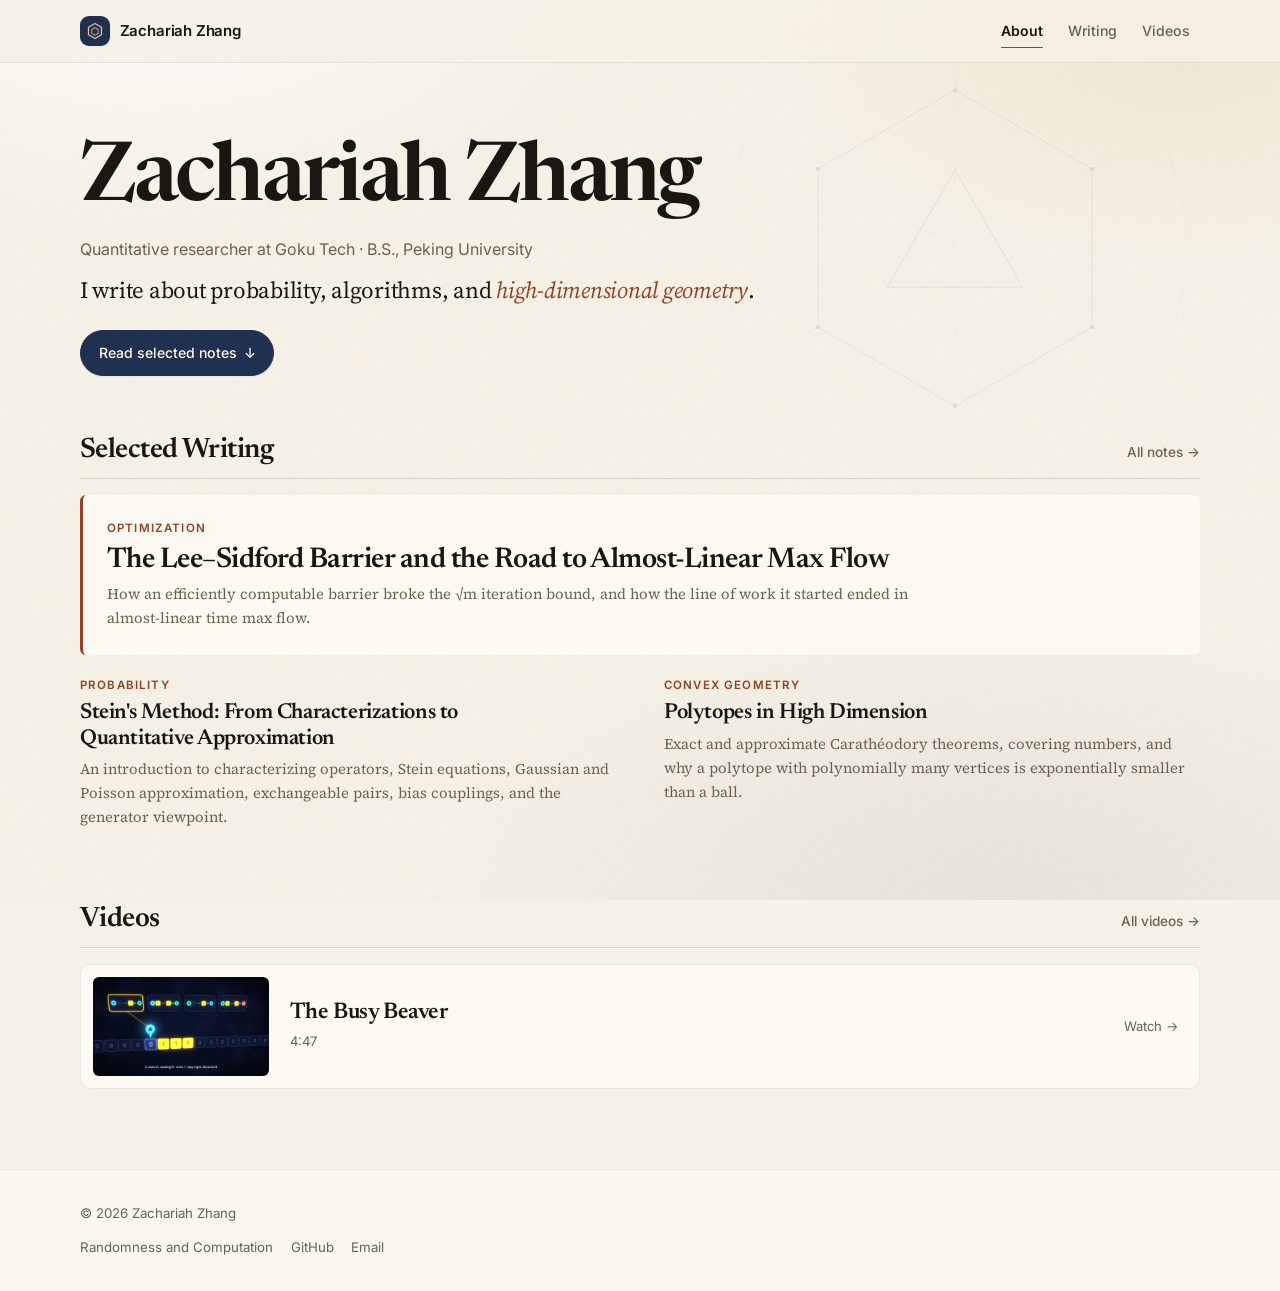
<file: index.html>
<!DOCTYPE html>
<html lang="en">
<head>
  <meta charset="UTF-8" />
  <meta name="viewport" content="width=device-width, initial-scale=1.0" />
  <title>Zachariah Zhang — Probability, Algorithms & High Dimension</title>
  <meta name="description" content="Zachariah Zhang — quantitative researcher interested in high-dimensional phenomena in algorithms, probability, machine learning, and convex geometry. Author of the notes blog Randomness and Computation." />
  <meta name="author" content="Zachariah Zhang" />
  <meta name="color-scheme" content="light" />
  <meta name="theme-color" content="#F6F1E6" />
  <link rel="canonical" href="https://zachariah-dovis.github.io/" />

  <meta property="og:type" content="website" />
  <meta property="og:site_name" content="Zachariah Zhang" />
  <meta property="og:title" content="Zachariah Zhang — Probability, Algorithms &amp; High Dimension" />
  <meta property="og:description" content="Zachariah Zhang — quantitative researcher interested in high-dimensional phenomena in algorithms, probability, machine learning, and convex geometry. Author of the notes blog Randomness and Computation." />
  <meta property="og:url" content="https://zachariah-dovis.github.io/" />
  <meta name="twitter:card" content="summary" />

  <link rel="icon" href="data:image/svg+xml,%3Csvg%20xmlns%3D%22http%3A%2F%2Fwww.w3.org%2F2000%2Fsvg%22%20viewBox%3D%220%200%2064%2064%22%3E%0A%20%20%3Crect%20width%3D%2264%22%20height%3D%2264%22%20rx%3D%2214%22%20fill%3D%22%2320304F%22%2F%3E%0A%20%20%3Cg%20fill%3D%22none%22%20stroke%3D%22%23E9C08A%22%20stroke-width%3D%222.4%22%20stroke-linejoin%3D%22round%22%3E%0A%20%20%20%20%3Cpolygon%20points%3D%2232%2C9%2051%2C20%2051%2C43%2032%2C55%2013%2C43%2013%2C20%22%2F%3E%0A%20%20%20%20%3Cpolygon%20points%3D%2232%2C20%2043%2C26.5%2043%2C39.5%2032%2C46%2021%2C39.5%2021%2C26.5%22%20opacity%3D%22.62%22%2F%3E%0A%20%20%3C%2Fg%3E%0A%20%20%3Ccircle%20cx%3D%2232%22%20cy%3D%2233%22%20r%3D%223.2%22%20fill%3D%22%23FFF8EC%22%2F%3E%0A%3C%2Fsvg%3E" />
  <link rel="apple-touch-icon" href="data:image/svg+xml,%3Csvg%20xmlns%3D%22http%3A%2F%2Fwww.w3.org%2F2000%2Fsvg%22%20viewBox%3D%220%200%2064%2064%22%3E%0A%20%20%3Crect%20width%3D%2264%22%20height%3D%2264%22%20rx%3D%2214%22%20fill%3D%22%2320304F%22%2F%3E%0A%20%20%3Cg%20fill%3D%22none%22%20stroke%3D%22%23E9C08A%22%20stroke-width%3D%222.4%22%20stroke-linejoin%3D%22round%22%3E%0A%20%20%20%20%3Cpolygon%20points%3D%2232%2C9%2051%2C20%2051%2C43%2032%2C55%2013%2C43%2013%2C20%22%2F%3E%0A%20%20%20%20%3Cpolygon%20points%3D%2232%2C20%2043%2C26.5%2043%2C39.5%2032%2C46%2021%2C39.5%2021%2C26.5%22%20opacity%3D%22.62%22%2F%3E%0A%20%20%3C%2Fg%3E%0A%20%20%3Ccircle%20cx%3D%2232%22%20cy%3D%2233%22%20r%3D%223.2%22%20fill%3D%22%23FFF8EC%22%2F%3E%0A%3C%2Fsvg%3E" />

  <link rel="preconnect" href="https://fonts.googleapis.com" />
  <link rel="preconnect" href="https://fonts.gstatic.com" crossorigin />
  <link href="https://fonts.googleapis.com/css2?family=Inter:wght@400;500;600;700&family=Newsreader:ital,opsz,wght@0,6..72,400;0,6..72,600;0,6..72,700;1,6..72,400&family=Source+Serif+4:ital,opsz,wght@0,8..60,400;0,8..60,600;0,8..60,700;1,8..60,400&display=swap" rel="stylesheet" />
  <link rel="stylesheet" href="styles.css" />
  <script type="application/ld+json">
{
  "@context": "https://schema.org",
  "@type": "Person",
  "name": "Zachariah Zhang",
  "url": "https://zachariah-dovis.github.io/",
  "email": "mailto:zachariah.dovis@gmail.com",
  "sameAs": [
    "https://github.com/Zachariah-dovis"
  ],
  "description": "Quantitative researcher working on high-dimensional phenomena in algorithms, probability, machine learning, and convex geometry.",
  "alumniOf": {
    "@type": "CollegeOrUniversity",
    "name": "Peking University"
  }
}
  </script>
</head>
<body class="page">
  <a class="skip-link" href="#main">Skip to content</a>
  <div class="grain" aria-hidden="true"></div>

  <header class="site-header">
    <div class="site-header__inner">
      <a class="brand" href="index.html" aria-label="Zachariah Zhang — home">
        <span class="brand__mark" aria-hidden="true">
          <svg viewBox="0 0 24 24" width="20" height="20" fill="none" stroke="currentColor" stroke-width="1.5" stroke-linejoin="round">
            <polygon points="12,3 19.8,7.5 19.8,16.5 12,21 4.2,16.5 4.2,7.5" />
            <polygon points="12,8 16,10.3 16,14.8 12,17 8,14.8 8,10.3" opacity=".6" />
          </svg>
        </span>
        <span class="brand__text">Zachariah Zhang</span>
      </a>
      <nav class="nav" aria-label="Primary">
        <a href="#about" aria-current="page">About</a>
        <a href="blog.html">Writing</a>
        <a href="videos.html">Videos</a>
      </nav>
    </div>
  </header>

  <main id="main">
    <section class="hero" id="about" aria-labelledby="hero-title">
      <div class="hero__art" aria-hidden="true"><svg class="polytope polytope--hero" viewBox="0 0 800 800" width="800" height="800" aria-hidden="true" focusable="false">
    <g fill="none" stroke="currentColor" stroke-width="1.1" stroke-linejoin="round">
      <polygon points="400.0,70.0 565.0,114.2 685.8,235.0 730.0,400.0 685.8,565.0 565.0,685.8 400.0,730.0 235.0,685.8 114.2,565.0 70.0,400.0 114.2,235.0 235.0,114.2" opacity=".5"/>
      <polygon points="400.0,182.0 588.8,291.0 588.8,509.0 400.0,618.0 211.2,509.0 211.2,291.0" opacity=".8"/>
      <polygon points="400.0,292.0 493.5,454.0 306.5,454.0" opacity=".95"/>
      <g opacity=".28"><line x1="400" y1="400" x2="400.0" y2="70.0"/><line x1="400" y1="400" x2="685.8" y2="235.0"/><line x1="400" y1="400" x2="685.8" y2="565.0"/><line x1="400" y1="400" x2="400.0" y2="730.0"/><line x1="400" y1="400" x2="114.2" y2="565.0"/><line x1="400" y1="400" x2="114.2" y2="235.0"/></g>
      <circle cx="400" cy="400" r="330" opacity=".18" stroke-dasharray="3 9"/>
    </g>
    <g fill="currentColor">
      <circle cx="400.0" cy="182.0" r="3.2"/><circle cx="588.8" cy="291.0" r="3.2"/><circle cx="588.8" cy="509.0" r="3.2"/><circle cx="400.0" cy="618.0" r="3.2"/><circle cx="211.2" cy="509.0" r="3.2"/><circle cx="211.2" cy="291.0" r="3.2"/>
    </g>
  </svg></div>
      <div class="hero__inner">
        <h1 class="hero__title" id="hero-title">Zachariah Zhang</h1>
        <p class="hero__role">Quantitative researcher at Goku Tech <span>B.S., Peking University</span></p>
        <p class="hero__lede">I write about probability, algorithms, and <em>high-dimensional geometry</em>.</p>

        <div class="hero__actions">
          <a class="btn btn--primary" href="#selected-writing">
            Read selected notes <span aria-hidden="true">↓</span>
          </a>
        </div>
      </div>
    </section>

    <section class="home-section" id="selected-writing" aria-labelledby="selected-title">
      <div class="home-section__head">
        <h2 class="section-title" id="selected-title">Selected Writing</h2>
        <a class="section-more" href="blog.html">All notes <span aria-hidden="true">→</span></a>
      </div>
      <ul class="selected-notes">
        <li>
          <a href="posts/lee-sidford-barrier-and-almost-linear-max-flow.html">
            <p class="selected-notes__tag">Optimization</p>
            <h3>The Lee–Sidford Barrier and the Road to Almost-Linear Max Flow</h3>
            <p class="selected-notes__blurb">How an efficiently computable barrier broke the √m iteration bound, and how the line of work it started ended in almost-linear time max flow.</p>
          </a>
        </li>
        <li>
          <a href="posts/steins-method-from-characterizations-to-quantitative-approximation.html">
            <p class="selected-notes__tag">Probability</p>
            <h3>Stein's Method: From Characterizations to Quantitative Approximation</h3>
            <p class="selected-notes__blurb">An introduction to characterizing operators, Stein equations, Gaussian and Poisson approximation, exchangeable pairs, bias couplings, and the generator viewpoint.</p>
          </a>
        </li>
        <li>
          <a href="posts/polytopes-in-high-dimension.html">
            <p class="selected-notes__tag">Convex Geometry</p>
            <h3>Polytopes in High Dimension</h3>
            <p class="selected-notes__blurb">Exact and approximate Carathéodory theorems, covering numbers, and why a polytope with polynomially many vertices is exponentially smaller than a ball.</p>
          </a>
        </li>
      </ul>
    </section>

    <section class="home-section" id="videos" aria-labelledby="videos-title">
      <div class="home-section__head">
        <h2 class="section-title" id="videos-title">Videos</h2>
        <a class="section-more" href="videos.html">All videos <span aria-hidden="true">→</span></a>
      </div>
      <ul class="video-list">
        <li>
          <a class="video-preview" href="videos.html#busy-beaver">
            <img src="assets/videos/busy-beaver-poster.jpg" width="1920" height="1080" alt="" loading="lazy" />
            <div>
              <h3><span class="sr-only">Watch </span>The Busy Beaver</h3>
              <p class="video-preview__duration">4:47</p>
            </div>
            <span class="video-preview__go" aria-hidden="true">Watch →</span>
          </a>
        </li>
      </ul>
    </section>
  </main>

  <footer class="site-footer">
    <div class="site-footer__inner">
      <p class="site-footer__name">© <span id="year"></span> Zachariah Zhang</p>
      <nav class="site-footer__nav" aria-label="Footer">
        <a href="blog.html">Randomness and Computation</a>
        <a href="https://github.com/Zachariah-dovis" target="_blank" rel="noopener">GitHub</a>
        <a href="mailto:zachariah.dovis@gmail.com">Email</a>
      </nav>
    </div>
  </footer>

  <script src="script.js" defer></script>
</body>
</html>
</file>
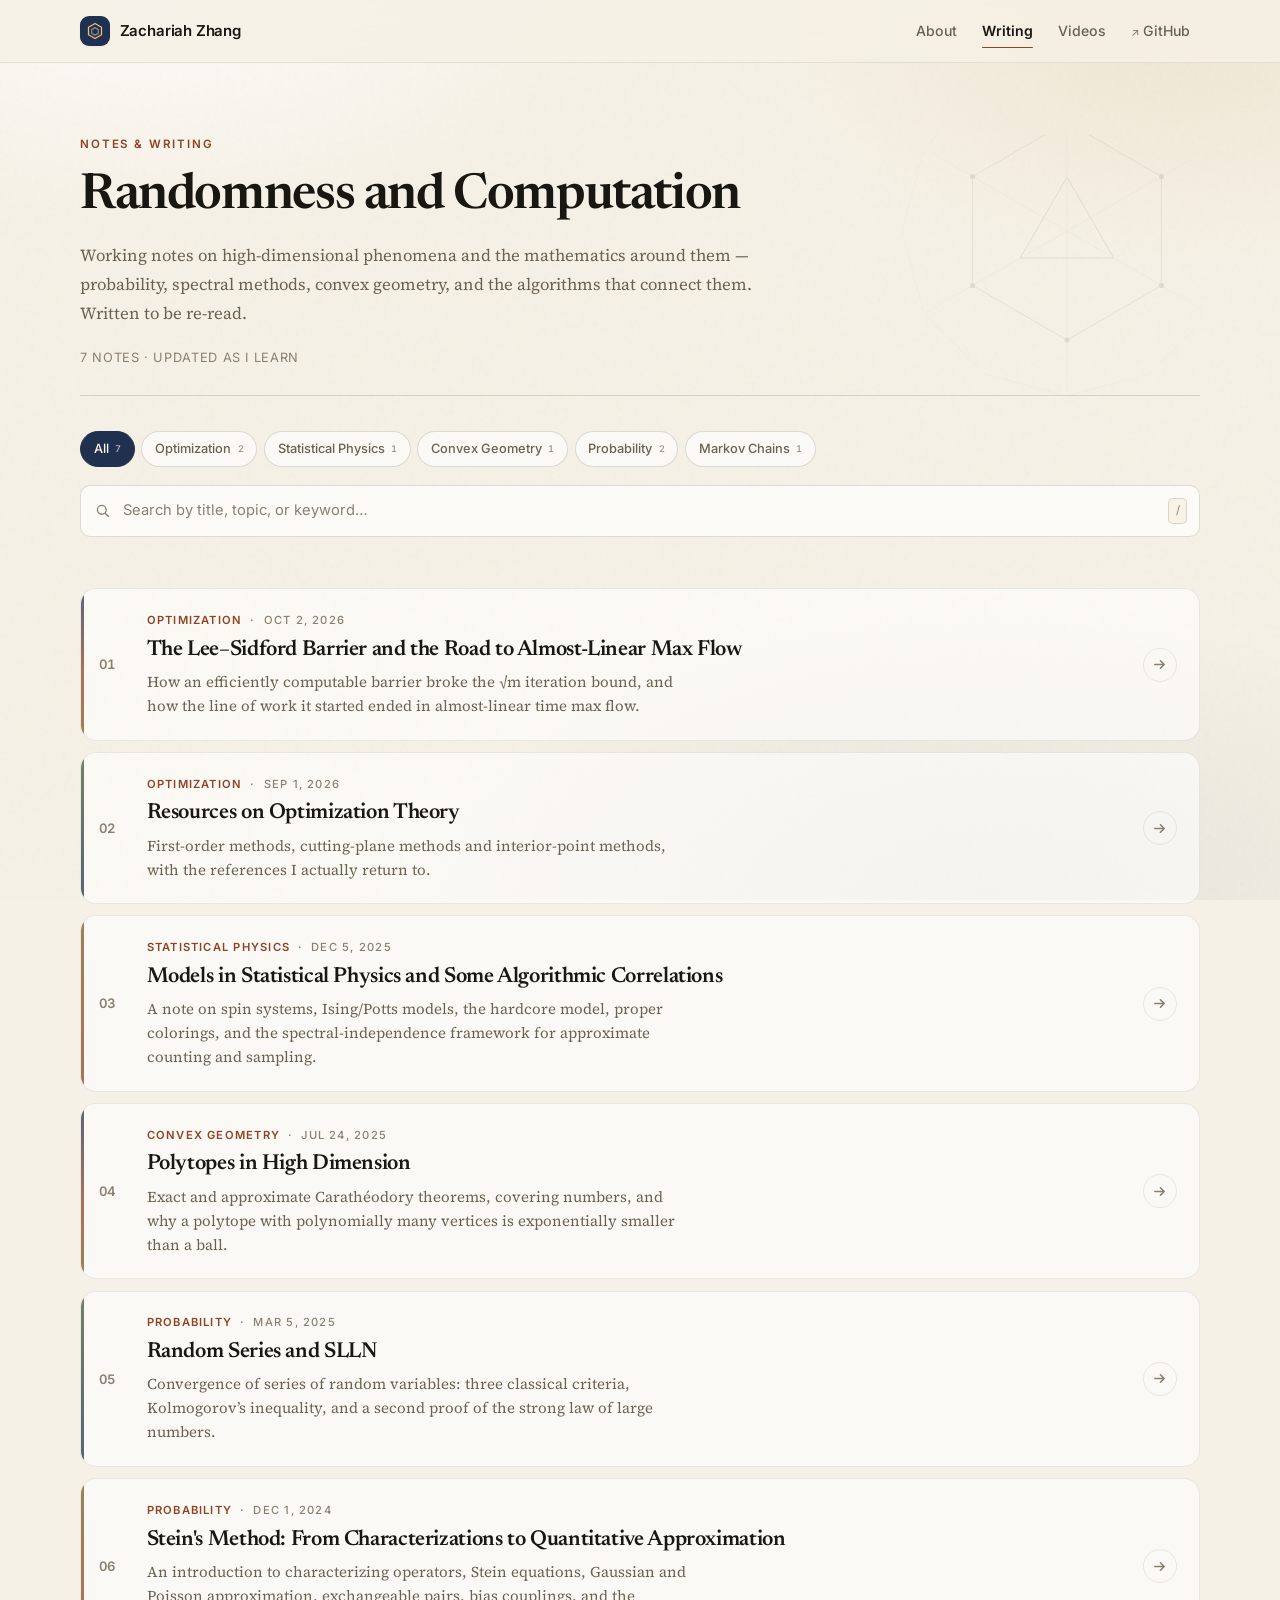
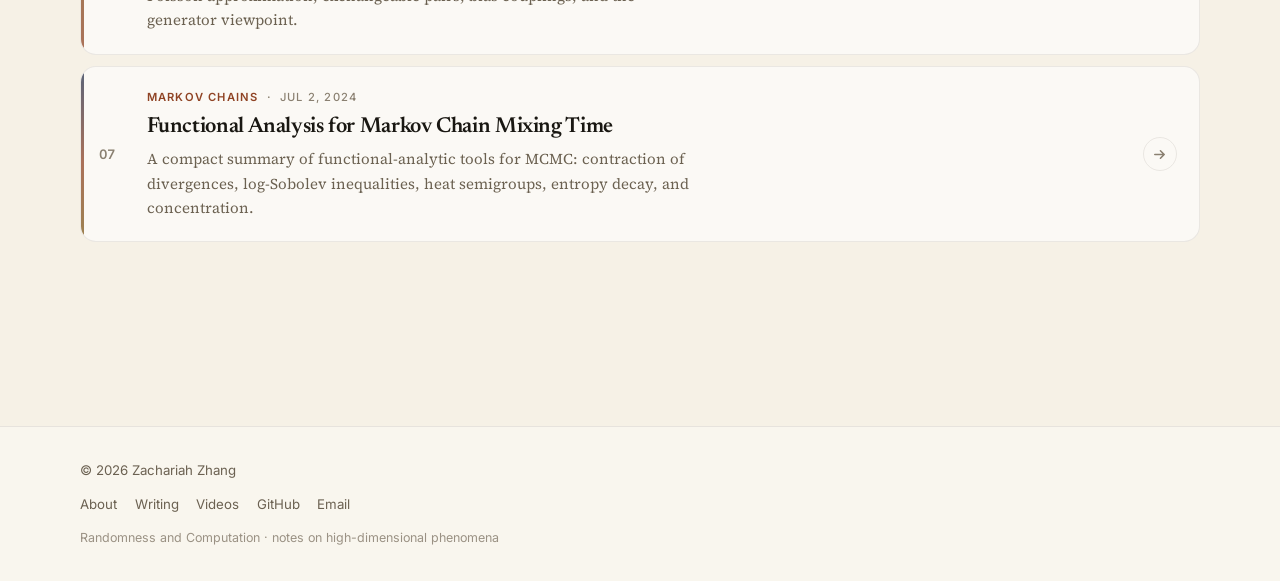
<file: blog.html>
<!DOCTYPE html>
<html lang="en">
<head>
  <meta charset="UTF-8" />
  <meta name="viewport" content="width=device-width, initial-scale=1.0" />
  <title>Writing · Randomness and Computation · Zachariah Zhang</title>
  <meta name="description" content="Notes on high-dimensional phenomena, probability theory, Markov chains, statistical physics, convex geometry, and optimization. 7 articles and counting." />
  <meta name="author" content="Zachariah Zhang" />
  <meta name="color-scheme" content="light" />
  <meta name="theme-color" content="#F6F1E6" />
  <link rel="canonical" href="https://zachariah-dovis.github.io/blog.html" />

  <meta property="og:type" content="website" />
  <meta property="og:site_name" content="Zachariah Zhang" />
  <meta property="og:title" content="Writing · Randomness and Computation · Zachariah Zhang" />
  <meta property="og:description" content="Notes on high-dimensional phenomena, probability theory, Markov chains, statistical physics, convex geometry, and optimization. 7 articles and counting." />
  <meta property="og:url" content="https://zachariah-dovis.github.io/blog.html" />
  <meta name="twitter:card" content="summary" />

  <link rel="icon" href="data:image/svg+xml,%3Csvg%20xmlns%3D%22http%3A%2F%2Fwww.w3.org%2F2000%2Fsvg%22%20viewBox%3D%220%200%2064%2064%22%3E%0A%20%20%3Crect%20width%3D%2264%22%20height%3D%2264%22%20rx%3D%2214%22%20fill%3D%22%2320304F%22%2F%3E%0A%20%20%3Cg%20fill%3D%22none%22%20stroke%3D%22%23E9C08A%22%20stroke-width%3D%222.4%22%20stroke-linejoin%3D%22round%22%3E%0A%20%20%20%20%3Cpolygon%20points%3D%2232%2C9%2051%2C20%2051%2C43%2032%2C55%2013%2C43%2013%2C20%22%2F%3E%0A%20%20%20%20%3Cpolygon%20points%3D%2232%2C20%2043%2C26.5%2043%2C39.5%2032%2C46%2021%2C39.5%2021%2C26.5%22%20opacity%3D%22.62%22%2F%3E%0A%20%20%3C%2Fg%3E%0A%20%20%3Ccircle%20cx%3D%2232%22%20cy%3D%2233%22%20r%3D%223.2%22%20fill%3D%22%23FFF8EC%22%2F%3E%0A%3C%2Fsvg%3E" />
  <link rel="apple-touch-icon" href="data:image/svg+xml,%3Csvg%20xmlns%3D%22http%3A%2F%2Fwww.w3.org%2F2000%2Fsvg%22%20viewBox%3D%220%200%2064%2064%22%3E%0A%20%20%3Crect%20width%3D%2264%22%20height%3D%2264%22%20rx%3D%2214%22%20fill%3D%22%2320304F%22%2F%3E%0A%20%20%3Cg%20fill%3D%22none%22%20stroke%3D%22%23E9C08A%22%20stroke-width%3D%222.4%22%20stroke-linejoin%3D%22round%22%3E%0A%20%20%20%20%3Cpolygon%20points%3D%2232%2C9%2051%2C20%2051%2C43%2032%2C55%2013%2C43%2013%2C20%22%2F%3E%0A%20%20%20%20%3Cpolygon%20points%3D%2232%2C20%2043%2C26.5%2043%2C39.5%2032%2C46%2021%2C39.5%2021%2C26.5%22%20opacity%3D%22.62%22%2F%3E%0A%20%20%3C%2Fg%3E%0A%20%20%3Ccircle%20cx%3D%2232%22%20cy%3D%2233%22%20r%3D%223.2%22%20fill%3D%22%23FFF8EC%22%2F%3E%0A%3C%2Fsvg%3E" />

  <link rel="preconnect" href="https://fonts.googleapis.com" />
  <link rel="preconnect" href="https://fonts.gstatic.com" crossorigin />
  <link href="https://fonts.googleapis.com/css2?family=Inter:wght@400;500;600;700&family=Newsreader:ital,opsz,wght@0,6..72,400;0,6..72,600;0,6..72,700;1,6..72,400&family=Source+Serif+4:ital,opsz,wght@0,8..60,400;0,8..60,600;0,8..60,700;1,8..60,400&display=swap" rel="stylesheet" />
  <link rel="stylesheet" href="styles.css" />
  <script type="application/ld+json">
{
  "@context": "https://schema.org",
  "@type": "Blog",
  "name": "Randomness and Computation",
  "url": "https://zachariah-dovis.github.io/blog.html",
  "author": {
    "@type": "Person",
    "name": "Zachariah Zhang"
  },
  "blogPost": [
    {
      "@type": "BlogPosting",
      "headline": "The Lee–Sidford Barrier and the Road to Almost-Linear Max Flow",
      "url": "https://zachariah-dovis.github.io/posts/lee-sidford-barrier-and-almost-linear-max-flow.html",
      "keywords": "Optimization",
      "datePublished": "2026-10-02"
    },
    {
      "@type": "BlogPosting",
      "headline": "Resources on Optimization Theory",
      "url": "https://zachariah-dovis.github.io/posts/resources-on-optimization-theory.html",
      "keywords": "Optimization",
      "datePublished": "2026-09-01"
    },
    {
      "@type": "BlogPosting",
      "headline": "Models in Statistical Physics and Some Algorithmic Correlations",
      "url": "https://zachariah-dovis.github.io/posts/models-in-statistical-physics-and-some-algorithmic-correlations.html",
      "keywords": "Statistical Physics",
      "datePublished": "2025-12-05"
    },
    {
      "@type": "BlogPosting",
      "headline": "Polytopes in High Dimension",
      "url": "https://zachariah-dovis.github.io/posts/polytopes-in-high-dimension.html",
      "keywords": "Convex Geometry",
      "datePublished": "2025-07-24"
    },
    {
      "@type": "BlogPosting",
      "headline": "Random Series and SLLN",
      "url": "https://zachariah-dovis.github.io/posts/random-series-and-slln.html",
      "keywords": "Probability",
      "datePublished": "2025-03-05"
    },
    {
      "@type": "BlogPosting",
      "headline": "Stein's Method: From Characterizations to Quantitative Approximation",
      "url": "https://zachariah-dovis.github.io/posts/steins-method-from-characterizations-to-quantitative-approximation.html",
      "keywords": "Probability",
      "datePublished": "2024-12-01"
    },
    {
      "@type": "BlogPosting",
      "headline": "Functional Analysis for Markov Chain Mixing Time",
      "url": "https://zachariah-dovis.github.io/posts/functional-analysis-for-markov-chain-mixing-time.html",
      "keywords": "Markov Chains",
      "datePublished": "2024-07-02"
    }
  ]
}
  </script>
</head>
<body class="page">
  <a class="skip-link" href="#main">Skip to content</a>
  <div class="grain" aria-hidden="true"></div>

  <header class="site-header">
    <div class="site-header__inner">
      <a class="brand" href="index.html" aria-label="Zachariah Zhang — home">
        <span class="brand__mark" aria-hidden="true">
          <svg viewBox="0 0 24 24" width="20" height="20" fill="none" stroke="currentColor" stroke-width="1.5" stroke-linejoin="round">
            <polygon points="12,3 19.8,7.5 19.8,16.5 12,21 4.2,16.5 4.2,7.5" />
            <polygon points="12,8 16,10.3 16,14.8 12,17 8,14.8 8,10.3" opacity=".6" />
          </svg>
        </span>
        <span class="brand__text">Zachariah Zhang</span>
      </a>
      <nav class="nav" aria-label="Primary">
        <a href="index.html#about">About</a>
        <a href="blog.html" aria-current="page">Writing</a>
        <a href="videos.html">Videos</a>
        <a class="nav__ext" href="https://github.com/Zachariah-dovis" target="_blank" rel="noopener">GitHub<span class="sr-only"> (opens in a new tab)</span></a>
      </nav>
    </div>
  </header>

  <main id="main" class="shell">
    <header class="page-head">
      <div class="page-head__art" aria-hidden="true"><svg class="polytope polytope--mark" viewBox="0 0 800 800" width="800" height="800" aria-hidden="true" focusable="false">
    <g fill="none" stroke="currentColor" stroke-width="1.7600000000000002" stroke-linejoin="round">
      <polygon points="400.0,70.0 565.0,114.2 685.8,235.0 730.0,400.0 685.8,565.0 565.0,685.8 400.0,730.0 235.0,685.8 114.2,565.0 70.0,400.0 114.2,235.0 235.0,114.2" opacity=".5"/>
      <polygon points="400.0,182.0 588.8,291.0 588.8,509.0 400.0,618.0 211.2,509.0 211.2,291.0" opacity=".8"/>
      <polygon points="400.0,292.0 493.5,454.0 306.5,454.0" opacity=".95"/>
      <g opacity=".28"><line x1="400" y1="400" x2="400.0" y2="70.0"/><line x1="400" y1="400" x2="685.8" y2="235.0"/><line x1="400" y1="400" x2="685.8" y2="565.0"/><line x1="400" y1="400" x2="400.0" y2="730.0"/><line x1="400" y1="400" x2="114.2" y2="565.0"/><line x1="400" y1="400" x2="114.2" y2="235.0"/></g>
      <circle cx="400" cy="400" r="330" opacity=".18" stroke-dasharray="3 9"/>
    </g>
    <g fill="currentColor">
      <circle cx="400.0" cy="182.0" r="5.120000000000001"/><circle cx="588.8" cy="291.0" r="5.120000000000001"/><circle cx="588.8" cy="509.0" r="5.120000000000001"/><circle cx="400.0" cy="618.0" r="5.120000000000001"/><circle cx="211.2" cy="509.0" r="5.120000000000001"/><circle cx="211.2" cy="291.0" r="5.120000000000001"/>
    </g>
  </svg></div>
      <p class="eyebrow">Notes &amp; Writing</p>
      <h1 class="page-title">Randomness and Computation</h1>
      <p class="page-lede">
        Working notes on high-dimensional phenomena and the mathematics around them — probability,
        spectral methods, convex geometry, and the algorithms that connect them. Written to be
        re-read.
      </p>
      <p class="page-meta">7 notes · updated as I learn</p>
    </header>

    <section class="post-index" aria-labelledby="index-title">
      <h2 class="sr-only" id="index-title">All notes</h2>

      <div class="filters" role="group" aria-label="Filter notes by topic">
        <button class="filter is-active" type="button" data-filter="all" aria-pressed="true">All<span class="filter__count">7</span></button>
        <button class="filter" type="button" data-filter="Optimization" aria-pressed="false">Optimization<span class="filter__count">2</span></button>
        <button class="filter" type="button" data-filter="Statistical Physics" aria-pressed="false">Statistical Physics<span class="filter__count">1</span></button>
        <button class="filter" type="button" data-filter="Convex Geometry" aria-pressed="false">Convex Geometry<span class="filter__count">1</span></button>
        <button class="filter" type="button" data-filter="Probability" aria-pressed="false">Probability<span class="filter__count">2</span></button>
        <button class="filter" type="button" data-filter="Markov Chains" aria-pressed="false">Markov Chains<span class="filter__count">1</span></button>
      </div>

      <label class="search" for="post-search">
        <span class="sr-only">Search notes</span>
        <svg class="search__icon" viewBox="0 0 20 20" width="16" height="16" aria-hidden="true" fill="none" stroke="currentColor" stroke-width="1.7" stroke-linecap="round"><circle cx="8.5" cy="8.5" r="5.5"/><path d="m13 13 4 4"/></svg>
        <input id="post-search" class="search__input" type="search" placeholder="Search by title, topic, or keyword…" autocomplete="off" />
        <kbd class="search__hint" aria-hidden="true">/</kbd>
      </label>

      <p class="results" role="status" aria-live="polite" data-results></p>

      <ol class="post-list" data-post-list>
        <li class="post-card" data-tag="Optimization" data-title="the lee–sidford barrier and the road to almost-linear max flow" data-blurb="how an efficiently computable barrier broke the √m iteration bound, and how the line of work it started ended in almost-linear time max flow.">
          <a class="post-card__link" href="posts/lee-sidford-barrier-and-almost-linear-max-flow.html">
            <span class="post-card__num" aria-hidden="true">01</span>
            <span class="post-card__main">
              <span class="post-card__meta">
                <span class="post-card__tag">Optimization</span>
                <span class="post-card__sep" aria-hidden="true">·</span><time class="post-card__date" datetime="2026-10-02">Oct 2, 2026</time>
              </span>
              <span class="post-card__title">The Lee–Sidford Barrier and the Road to Almost-Linear Max Flow</span>
              <span class="post-card__blurb">How an efficiently computable barrier broke the √m iteration bound, and how the line of work it started ended in almost-linear time max flow.</span>
            </span>
            <span class="post-card__go" aria-hidden="true">
              <svg viewBox="0 0 16 16" width="15" height="15" fill="none" stroke="currentColor" stroke-width="1.7" stroke-linecap="round" stroke-linejoin="round"><path d="M3 8h10M9 4l4 4-4 4"/></svg>
            </span>
          </a>
        </li>
        <li class="post-card" data-tag="Optimization" data-title="resources on optimization theory" data-blurb="first-order methods, cutting-plane methods and interior-point methods, with the references i actually return to.">
          <a class="post-card__link" href="posts/resources-on-optimization-theory.html">
            <span class="post-card__num" aria-hidden="true">02</span>
            <span class="post-card__main">
              <span class="post-card__meta">
                <span class="post-card__tag">Optimization</span>
                <span class="post-card__sep" aria-hidden="true">·</span><time class="post-card__date" datetime="2026-09-01">Sep 1, 2026</time>
              </span>
              <span class="post-card__title">Resources on Optimization Theory</span>
              <span class="post-card__blurb">First-order methods, cutting-plane methods and interior-point methods, with the references I actually return to.</span>
            </span>
            <span class="post-card__go" aria-hidden="true">
              <svg viewBox="0 0 16 16" width="15" height="15" fill="none" stroke="currentColor" stroke-width="1.7" stroke-linecap="round" stroke-linejoin="round"><path d="M3 8h10M9 4l4 4-4 4"/></svg>
            </span>
          </a>
        </li>
        <li class="post-card" data-tag="Statistical Physics" data-title="models in statistical physics and some algorithmic correlations" data-blurb="a note on spin systems, ising/potts models, the hardcore model, proper colorings, and the spectral-independence framework for approximate counting and sampling.">
          <a class="post-card__link" href="posts/models-in-statistical-physics-and-some-algorithmic-correlations.html">
            <span class="post-card__num" aria-hidden="true">03</span>
            <span class="post-card__main">
              <span class="post-card__meta">
                <span class="post-card__tag">Statistical Physics</span>
                <span class="post-card__sep" aria-hidden="true">·</span><time class="post-card__date" datetime="2025-12-05">Dec 5, 2025</time>
              </span>
              <span class="post-card__title">Models in Statistical Physics and Some Algorithmic Correlations</span>
              <span class="post-card__blurb">A note on spin systems, Ising/Potts models, the hardcore model, proper colorings, and the spectral-independence framework for approximate counting and sampling.</span>
            </span>
            <span class="post-card__go" aria-hidden="true">
              <svg viewBox="0 0 16 16" width="15" height="15" fill="none" stroke="currentColor" stroke-width="1.7" stroke-linecap="round" stroke-linejoin="round"><path d="M3 8h10M9 4l4 4-4 4"/></svg>
            </span>
          </a>
        </li>
        <li class="post-card" data-tag="Convex Geometry" data-title="polytopes in high dimension" data-blurb="exact and approximate carathéodory theorems, covering numbers, and why a polytope with polynomially many vertices is exponentially smaller than a ball.">
          <a class="post-card__link" href="posts/polytopes-in-high-dimension.html">
            <span class="post-card__num" aria-hidden="true">04</span>
            <span class="post-card__main">
              <span class="post-card__meta">
                <span class="post-card__tag">Convex Geometry</span>
                <span class="post-card__sep" aria-hidden="true">·</span><time class="post-card__date" datetime="2025-07-24">Jul 24, 2025</time>
              </span>
              <span class="post-card__title">Polytopes in High Dimension</span>
              <span class="post-card__blurb">Exact and approximate Carathéodory theorems, covering numbers, and why a polytope with polynomially many vertices is exponentially smaller than a ball.</span>
            </span>
            <span class="post-card__go" aria-hidden="true">
              <svg viewBox="0 0 16 16" width="15" height="15" fill="none" stroke="currentColor" stroke-width="1.7" stroke-linecap="round" stroke-linejoin="round"><path d="M3 8h10M9 4l4 4-4 4"/></svg>
            </span>
          </a>
        </li>
        <li class="post-card" data-tag="Probability" data-title="random series and slln" data-blurb="convergence of series of random variables: three classical criteria, kolmogorov’s inequality, and a second proof of the strong law of large numbers.">
          <a class="post-card__link" href="posts/random-series-and-slln.html">
            <span class="post-card__num" aria-hidden="true">05</span>
            <span class="post-card__main">
              <span class="post-card__meta">
                <span class="post-card__tag">Probability</span>
                <span class="post-card__sep" aria-hidden="true">·</span><time class="post-card__date" datetime="2025-03-05">Mar 5, 2025</time>
              </span>
              <span class="post-card__title">Random Series and SLLN</span>
              <span class="post-card__blurb">Convergence of series of random variables: three classical criteria, Kolmogorov’s inequality, and a second proof of the strong law of large numbers.</span>
            </span>
            <span class="post-card__go" aria-hidden="true">
              <svg viewBox="0 0 16 16" width="15" height="15" fill="none" stroke="currentColor" stroke-width="1.7" stroke-linecap="round" stroke-linejoin="round"><path d="M3 8h10M9 4l4 4-4 4"/></svg>
            </span>
          </a>
        </li>
        <li class="post-card" data-tag="Probability" data-title="stein's method: from characterizations to quantitative approximation" data-blurb="an introduction to characterizing operators, stein equations, gaussian and poisson approximation, exchangeable pairs, bias couplings, and the generator viewpoint.">
          <a class="post-card__link" href="posts/steins-method-from-characterizations-to-quantitative-approximation.html">
            <span class="post-card__num" aria-hidden="true">06</span>
            <span class="post-card__main">
              <span class="post-card__meta">
                <span class="post-card__tag">Probability</span>
                <span class="post-card__sep" aria-hidden="true">·</span><time class="post-card__date" datetime="2024-12-01">Dec 1, 2024</time>
              </span>
              <span class="post-card__title">Stein's Method: From Characterizations to Quantitative Approximation</span>
              <span class="post-card__blurb">An introduction to characterizing operators, Stein equations, Gaussian and Poisson approximation, exchangeable pairs, bias couplings, and the generator viewpoint.</span>
            </span>
            <span class="post-card__go" aria-hidden="true">
              <svg viewBox="0 0 16 16" width="15" height="15" fill="none" stroke="currentColor" stroke-width="1.7" stroke-linecap="round" stroke-linejoin="round"><path d="M3 8h10M9 4l4 4-4 4"/></svg>
            </span>
          </a>
        </li>
        <li class="post-card" data-tag="Markov Chains" data-title="functional analysis for markov chain mixing time" data-blurb="a compact summary of functional-analytic tools for mcmc: contraction of divergences, log-sobolev inequalities, heat semigroups, entropy decay, and concentration.">
          <a class="post-card__link" href="posts/functional-analysis-for-markov-chain-mixing-time.html">
            <span class="post-card__num" aria-hidden="true">07</span>
            <span class="post-card__main">
              <span class="post-card__meta">
                <span class="post-card__tag">Markov Chains</span>
                <span class="post-card__sep" aria-hidden="true">·</span><time class="post-card__date" datetime="2024-07-02">Jul 2, 2024</time>
              </span>
              <span class="post-card__title">Functional Analysis for Markov Chain Mixing Time</span>
              <span class="post-card__blurb">A compact summary of functional-analytic tools for MCMC: contraction of divergences, log-Sobolev inequalities, heat semigroups, entropy decay, and concentration.</span>
            </span>
            <span class="post-card__go" aria-hidden="true">
              <svg viewBox="0 0 16 16" width="15" height="15" fill="none" stroke="currentColor" stroke-width="1.7" stroke-linecap="round" stroke-linejoin="round"><path d="M3 8h10M9 4l4 4-4 4"/></svg>
            </span>
          </a>
        </li>
      </ol>

      <p class="post-list__empty" data-empty hidden>No notes match that search.</p>
    </section>
  </main>

  <footer class="site-footer">
    <div class="site-footer__inner">
      <p class="site-footer__name">© <span id="year"></span> Zachariah Zhang</p>
      <nav class="site-footer__nav" aria-label="Footer">
        <a href="index.html">About</a>
        <a href="blog.html">Writing</a>
        <a href="videos.html">Videos</a>
        <a href="https://github.com/Zachariah-dovis" target="_blank" rel="noopener">GitHub</a>
        <a href="mailto:zachariah.dovis@gmail.com">Email</a>
      </nav>
      <p class="site-footer__note">Randomness and Computation · notes on high-dimensional phenomena</p>
    </div>
  </footer>

  <script src="script.js" defer></script>
</body>
</html>
</file>
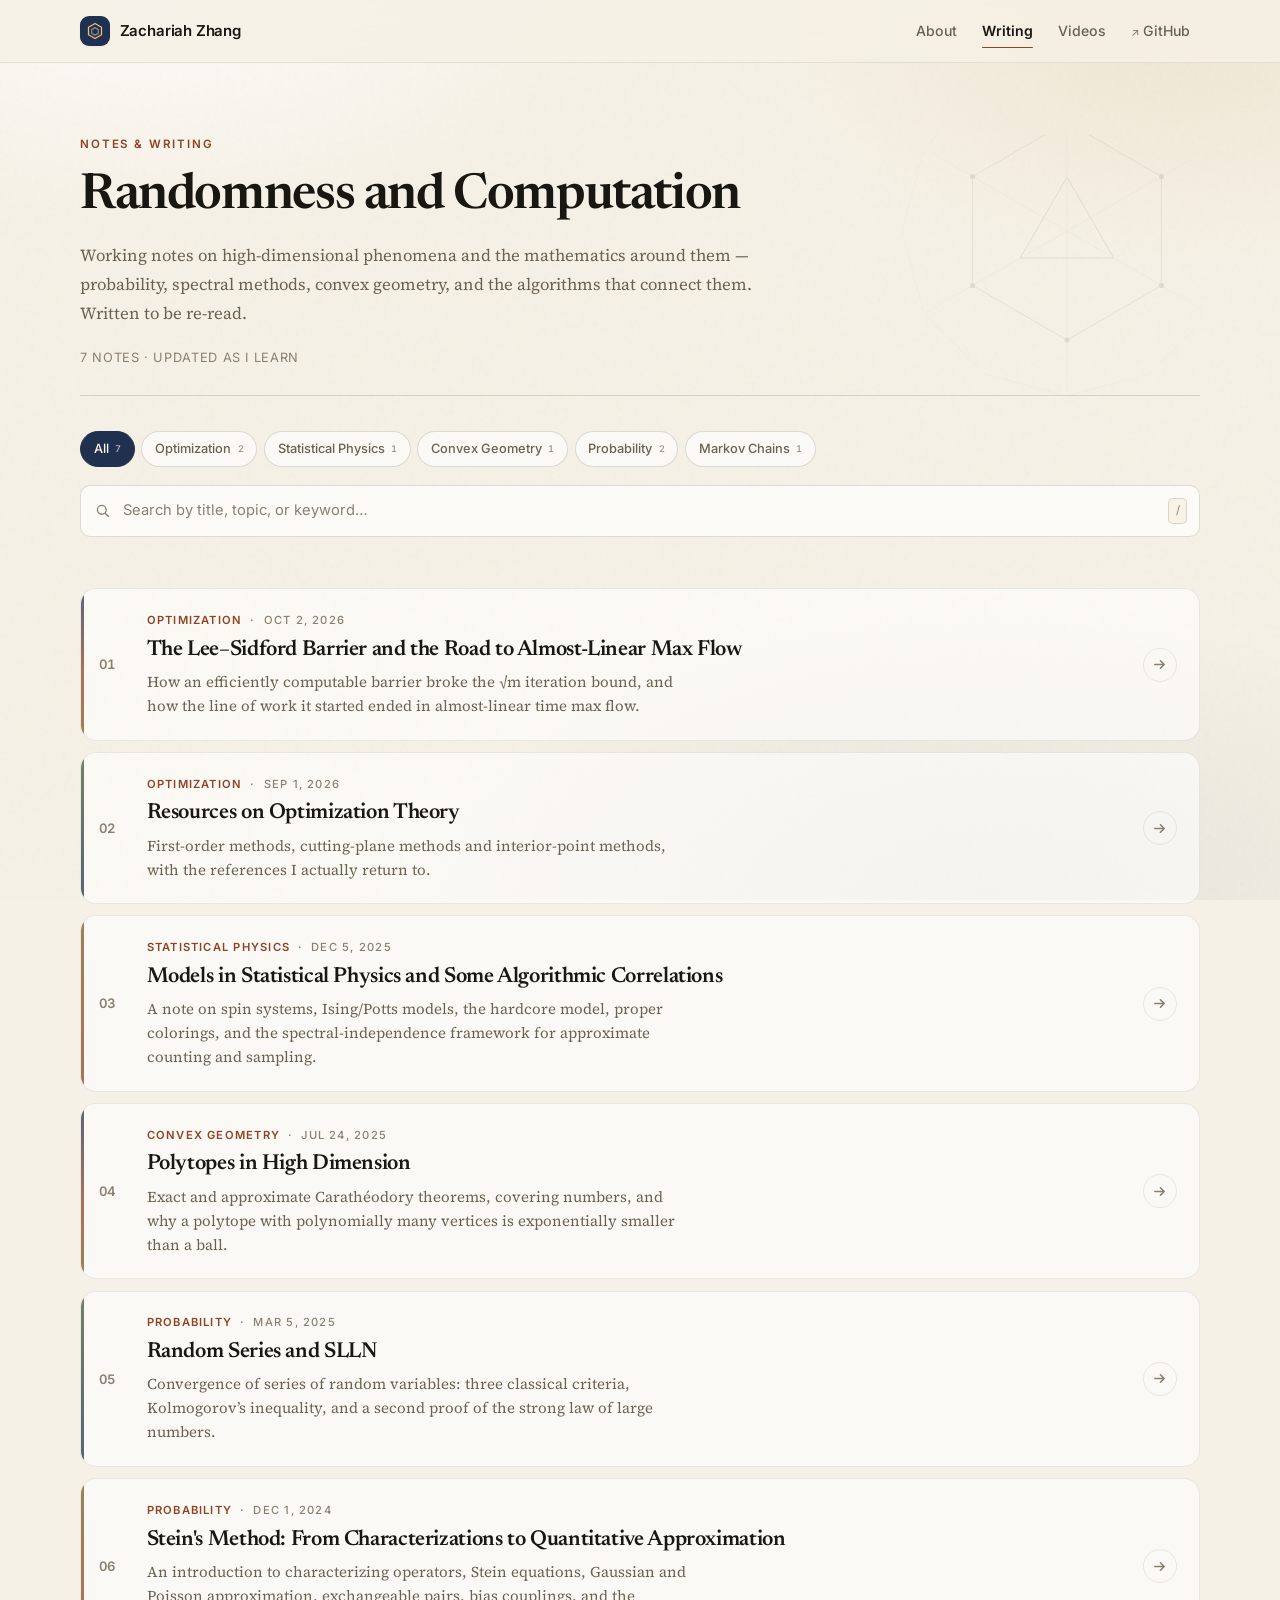
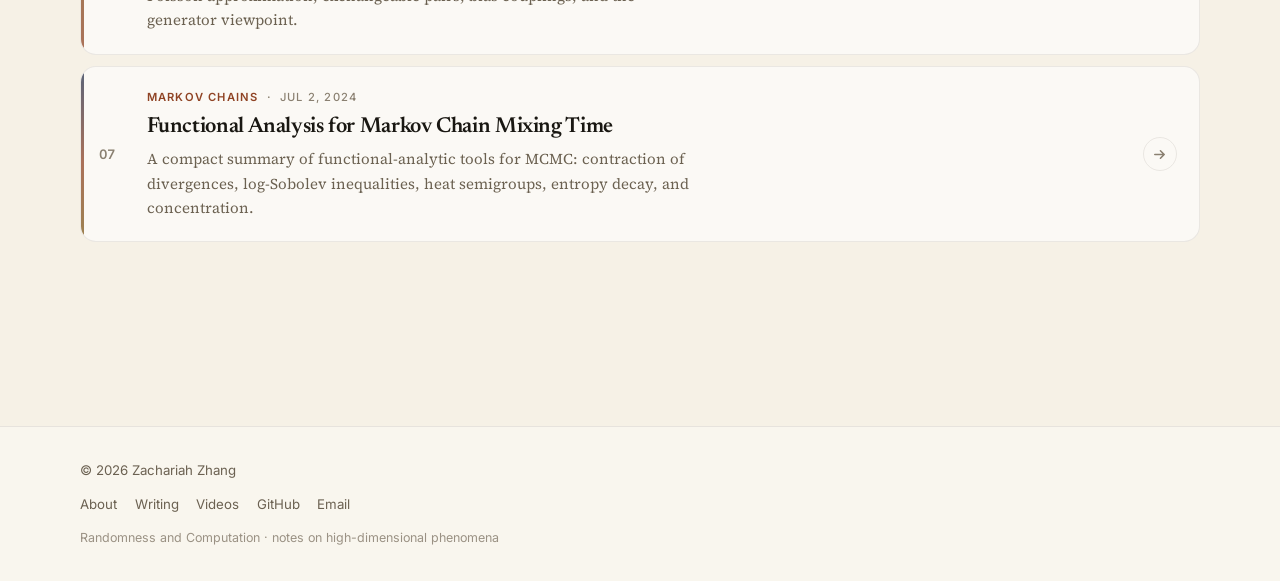
<file: posts/randomness-and-computation.html>
<!DOCTYPE html>
<html lang="en">
<head>
  <meta charset="UTF-8" />
  <meta name="viewport" content="width=device-width, initial-scale=1.0" />
  <title>Randomness and Computation · Zachariah Zhang</title>
  <meta name="description" content="The notes archive has moved to the Writing index." />
  <meta name="robots" content="noindex, follow" />
  <link rel="canonical" href="https://zachariah-dovis.github.io/blog.html" />
  <meta http-equiv="refresh" content="0; url=../blog.html" />
  <link rel="stylesheet" href="../styles.css" />
  <style>
    .redirect { display: grid; place-items: center; min-height: 100vh; text-align: center; padding: 2rem; }
    .redirect__inner { max-width: 34rem; }
    .redirect h1 { font-size: clamp(1.5rem, 1.1rem + 2vw, 2.2rem); margin-top: 0.2rem; }
    .redirect p { color: var(--muted); margin-top: 0.9rem; }
  </style>
</head>
<body class="page">
  <div class="grain" aria-hidden="true"></div>
  <main class="redirect">
    <div class="redirect__inner">
      <p class="eyebrow">Moved</p>
      <h1>Randomness and Computation</h1>
      <p>
        This archive index has been folded into the Writing page.
        <a href="../blog.html">Continue to all notes →</a>
      </p>
    </div>
  </main>
  <script src="../script.js" defer></script>
</body>
</html>
</file>
<file: styles.css>
/* ==========================================================================
   Zachariah Zhang — Randomness and Computation
   A scholarly, high-dimensional-geometry visual system.

   Layer order:
     01 tokens      02 reset       03 typography   04 layout
     05 header      06 hero (home) 07 buttons      08 blog index
     09 article     10 theorem boxes               11 archive / TOC
     12 footer      13 utilities   14 motion       15 responsive    16 print
   ========================================================================== */

/* == 01 tokens ============================================================ */
:root {
  /* Paper */
  --paper:        #F6F1E6;
  --paper-2:      #FBF7EE;
  --surface:      #FFFDF8;
  --surface-2:    #F9F3E7;
  --surface-sunk: #F1E9D9;

  /* Ink */
  --ink:          #191712;
  --ink-2:        #3C362C;
  --muted:        #6B6151;
  --muted-2:      #8A8071;

  /* Accents (theorem colour-coding) */
  --indigo:       #20304F;
  --indigo-2:     #2A3D66;
  --indigo-soft:  rgba(32, 48, 79, 0.08);
  --copper:       #8F4324;
  --copper-soft:  rgba(143, 67, 36, 0.09);
  --gold:         #7C5A18;
  --gold-soft:    rgba(185, 141, 46, 0.14);
  --moss:         #46592F;
  --moss-soft:    rgba(70, 89, 47, 0.09);

  /* Lines & shadow */
  --line:         rgba(25, 23, 18, 0.14);
  --line-soft:    rgba(25, 23, 18, 0.08);
  --line-strong:  rgba(25, 23, 18, 0.26);
  --shadow-sm:    0 1px 2px rgba(41, 32, 20, 0.05);
  --shadow-md:    0 8px 24px -12px rgba(41, 32, 20, 0.22);
  --shadow-lg:    0 24px 60px -32px rgba(41, 32, 20, 0.32);

  /* Type */
  --font-ui:      Inter, system-ui, -apple-system, "Segoe UI", sans-serif;
  --font-display: Newsreader, "Source Serif 4", Georgia, serif;
  --font-serif:   "Source Serif 4", Georgia, "Times New Roman", serif;
  --font-mono:    ui-monospace, SFMono-Regular, "SF Mono", Menlo, Consolas, monospace;

  /* Rhythm */
  --radius-sm:    6px;
  --radius:       10px;
  --radius-lg:    16px;
  --shell:        1120px;
  --measure:      66ch;
  --gutter:       clamp(1.15rem, 4vw, 2.5rem);
  --ease:         cubic-bezier(0.2, 0.7, 0.3, 1);
}

/* == 02 reset ============================================================= */
*, *::before, *::after { box-sizing: border-box; }

html {
  scroll-behavior: smooth;
  scroll-padding-top: 96px;
  -webkit-text-size-adjust: 100%;
}

body.page {
  margin: 0;
  min-height: 100vh;
  display: flex;
  flex-direction: column;
  font-family: var(--font-serif);
  font-size: clamp(1rem, 0.96rem + 0.2vw, 1.0625rem);
  line-height: 1.72;
  color: var(--ink-2);
  background-color: var(--paper);
  background-image:
    radial-gradient(ellipse 60% 50% at 12% -5%, rgba(255, 255, 255, 0.9), transparent 60%),
    radial-gradient(ellipse 50% 40% at 92% 4%, rgba(185, 141, 46, 0.10), transparent 62%),
    radial-gradient(ellipse 70% 50% at 78% 100%, rgba(32, 48, 79, 0.07), transparent 65%);
  background-attachment: fixed;
  text-rendering: optimizeLegibility;
  -webkit-font-smoothing: antialiased;
}

img, svg, video { max-width: 100%; }
img { height: auto; }
button, input { font: inherit; color: inherit; }

:focus-visible {
  outline: 2px solid var(--indigo-2);
  outline-offset: 3px;
  border-radius: 3px;
}

/* Fine paper grain — kept very light so it reads as texture, not as dirt. */
.grain {
  position: fixed;
  inset: 0;
  z-index: 0;
  pointer-events: none;
  opacity: 0.4;
  mix-blend-mode: multiply;
  background-image: url("data:image/svg+xml,%3Csvg xmlns='http://www.w3.org/2000/svg' viewBox='0 0 200 200'%3E%3Cfilter id='n'%3E%3CfeTurbulence type='fractalNoise' baseFrequency='.85' numOctaves='3' stitchTiles='stitch'/%3E%3C/filter%3E%3Crect width='200' height='200' filter='url(%23n)' opacity='.09'/%3E%3C/svg%3E");
}

/* Everything real sits above the grain. */
.site-header, main, .site-footer { position: relative; z-index: 1; }

.skip-link {
  position: absolute;
  left: 50%;
  top: 0;
  translate: -50% -120%;
  z-index: 100;
  padding: 0.6rem 1rem;
  background: var(--indigo);
  color: #FFF8EC;
  border-radius: 0 0 var(--radius) var(--radius);
  font-family: var(--font-ui);
  font-size: 0.85rem;
  text-decoration: none;
  transition: translate 160ms var(--ease);
}
.skip-link:focus { translate: -50% 0; }

/* == 03 typography ======================================================== */
h1, h2, h3, h4, h5 {
  margin: 0;
  font-family: var(--font-display);
  font-weight: 600;
  line-height: 1.16;
  letter-spacing: -0.018em;
  color: var(--ink);
  text-wrap: balance;
}

p { margin: 0 0 1.1em; }
p:last-child { margin-bottom: 0; }

a { color: var(--indigo-2); text-underline-offset: 0.18em; text-decoration-thickness: 0.06em; }
a:hover { color: var(--copper); }

strong, b { font-weight: 700; color: var(--ink); }
em { font-style: italic; }
small { font-size: 0.88rem; }
hr { border: 0; border-top: 1px solid var(--line); margin: 2.5rem 0; }

.eyebrow {
  margin: 0 0 0.85rem;
  font-family: var(--font-ui);
  font-size: 0.72rem;
  font-weight: 600;
  letter-spacing: 0.16em;
  text-transform: uppercase;
  color: var(--copper);
}

.section-title {
  font-size: clamp(1.35rem, 1.1rem + 1vw, 1.75rem);
  letter-spacing: -0.02em;
}

.sr-only {
  position: absolute;
  width: 1px; height: 1px;
  padding: 0; margin: -1px;
  overflow: hidden;
  clip-path: inset(50%);
  white-space: nowrap;
  border: 0;
}

/* == 04 layout ============================================================ */
main { flex: 1 0 auto; }

.shell {
  width: min(var(--shell), 100% - 2 * var(--gutter));
  margin-inline: auto;
  padding-block: clamp(2.5rem, 6vw, 4.5rem);
}

/*
 * Sections that sit directly inside <main> (rather than inside .shell) must
 * repeat the centred shell width explicitly, otherwise a block-level child
 * stretches edge-to-edge and breaks the alignment with the masthead.
 */
.home-section,
.hero {
  width: min(var(--shell), 100% - 2 * var(--gutter));
  margin-inline: auto;
}

.home-section { margin-top: clamp(2.5rem, 5vw, 3.75rem); }
.hero + .home-section { margin-top: 0; }

.home-section__head {
  display: flex;
  align-items: baseline;
  justify-content: space-between;
  gap: 1rem;
  padding-bottom: 0.7rem;
  margin-bottom: 1rem;
  border-bottom: 1px solid var(--line);
}

.section-more {
  font-family: var(--font-ui);
  font-size: 0.85rem;
  font-weight: 500;
  text-decoration: none;
  color: var(--muted);
  white-space: nowrap;
}
.section-more:hover { color: var(--copper); }

/* == 05 header ============================================================ */
.site-header {
  position: sticky;
  top: 0;
  z-index: 20;
  background: color-mix(in srgb, var(--paper) 82%, transparent);
  backdrop-filter: saturate(140%) blur(14px);
  -webkit-backdrop-filter: saturate(140%) blur(14px);
  border-bottom: 1px solid var(--line-soft);
}

.site-header__inner {
  width: min(var(--shell), 100% - 2 * var(--gutter));
  margin-inline: auto;
  display: flex;
  align-items: center;
  justify-content: space-between;
  gap: 1.5rem;
  min-height: 62px;
}

.brand {
  display: inline-flex;
  align-items: center;
  gap: 0.6rem;
  font-family: var(--font-ui);
  font-weight: 600;
  font-size: 0.94rem;
  letter-spacing: -0.012em;
  color: var(--ink);
  text-decoration: none;
}
.brand__mark {
  display: grid;
  place-items: center;
  width: 30px; height: 30px;
  border-radius: 9px;
  background: var(--indigo);
  color: #E9C08A;
  box-shadow: var(--shadow-sm);
}
.brand:hover .brand__mark { background: var(--copper); color: #FFF3E2; }

.nav {
  display: flex;
  align-items: center;
  gap: 0.25rem;
  font-family: var(--font-ui);
  font-size: 0.88rem;
}
.nav a {
  position: relative;
  padding: 0.45rem 0.65rem;
  border-radius: var(--radius-sm);
  color: var(--muted);
  text-decoration: none;
  font-weight: 500;
  transition: color 140ms var(--ease), background 140ms var(--ease);
}
.nav a:hover { color: var(--ink); background: rgba(255, 255, 255, 0.7); }
.nav a[aria-current="page"] { color: var(--ink); font-weight: 600; }
.nav a[aria-current="page"]::after {
  content: "";
  position: absolute;
  left: 0.65rem; right: 0.65rem;
  bottom: 0.12rem;
  height: 1.5px;
  background: var(--copper);
  border-radius: 2px;
}
.nav__ext::before {
  content: "↗";
  font-size: 0.78em;
  margin-right: 0.28em;
  color: var(--muted-2);
}

/* == 06 hero (home) ======================================================= */
.hero {
  position: relative;
  padding-block: clamp(2.75rem, 6vw, 5.25rem) clamp(2.4rem, 4.5vw, 3.75rem);
  overflow: hidden;
}

.hero__art {
  position: absolute;
  top: 50%;
  right: -4%;
  translate: 0 -50%;
  width: min(580px, 60vw);
  color: var(--indigo);
  opacity: 0.1;
  pointer-events: none;
  -webkit-mask-image: radial-gradient(circle at 50% 50%, #000 42%, transparent 72%);
  mask-image: radial-gradient(circle at 50% 50%, #000 42%, transparent 72%);
  animation: art-spin 180s linear infinite;
}
.polytope { display: block; width: 100%; height: auto; overflow: visible; }

.hero__inner { position: relative; max-width: 46rem; }

.hero__title {
  font-size: clamp(2.6rem, 1.6rem + 5.2vw, 5.1rem);
  font-weight: 600;
  letter-spacing: -0.032em;
  line-height: 1.02;
}

.hero__role {
  margin: 0.85rem 0 0;
  font-family: var(--font-ui);
  font-size: clamp(0.88rem, 0.83rem + 0.3vw, 1rem);
  line-height: 1.6;
  color: var(--muted);
}
.hero__role span { white-space: nowrap; }
.hero__role span::before { content: "· "; }

.hero__lede {
  margin: 0.7rem 0 0;
  font-size: clamp(1.12rem, 1rem + 0.55vw, 1.45rem);
  line-height: 1.5;
  color: var(--ink);
  letter-spacing: -0.011em;
}
.hero__lede em {
  font-style: italic;
  color: var(--copper);
}

/* == 07 buttons =========================================================== */
.hero__actions { margin-top: 1.4rem; }

.btn {
  display: inline-flex;
  align-items: center;
  gap: 0.45rem;
  padding: 0.62rem 1.1rem;
  border: 1px solid var(--line);
  border-radius: 999px;
  background: var(--surface);
  font-family: var(--font-ui);
  font-size: 0.88rem;
  font-weight: 500;
  color: var(--ink);
  text-decoration: none;
  box-shadow: var(--shadow-sm);
  transition: transform 150ms var(--ease), background 150ms var(--ease),
              border-color 150ms var(--ease), color 150ms var(--ease);
}
.btn:hover {
  transform: translateY(-1px);
  border-color: var(--copper);
  color: var(--copper);
}
.btn--primary {
  background: var(--indigo);
  border-color: var(--indigo);
  color: #FFF8EC;
}
.btn--primary:hover { background: var(--copper); border-color: var(--copper); color: #FFF3E2; }

/* Selected Writing (home) */
.selected-notes {
  display: grid;
  grid-template-columns: repeat(2, minmax(0, 1fr));
  gap: 0.5rem clamp(1.5rem, 4vw, 3rem);
  margin: 0;
  padding: 0;
  list-style: none;
}
.selected-notes > li:first-child {
  grid-column: 1 / -1;
  border-inline-start: 3px solid var(--copper);
  border-radius: var(--radius-sm);
  background: rgba(255, 253, 248, 0.72);
}
.selected-notes a {
  display: block;
  padding-block: 0.85rem;
  text-decoration: none;
  color: inherit;
}
.selected-notes > li:first-child a { padding: clamp(1rem, 2.5vw, 1.5rem); }
.selected-notes__tag {
  margin: 0 0 0.33rem;
  font-family: var(--font-ui);
  font-size: 0.72rem;
  font-weight: 600;
  letter-spacing: 0.1em;
  text-transform: uppercase;
  color: var(--copper);
}
.selected-notes h3 {
  font-size: clamp(1.12rem, 1rem + 0.45vw, 1.36rem);
  text-wrap: pretty;
}
.selected-notes > li:first-child h3 { font-size: clamp(1.35rem, 1.1rem + 0.85vw, 1.85rem); }
.selected-notes a:hover h3 { color: var(--copper); text-decoration: underline; }
.selected-notes .selected-notes__blurb {
  margin: 0.4rem 0 0;
  font-size: 0.93rem;
  line-height: 1.6;
  color: var(--muted);
  max-width: 52rem;
}

/* == 08 blog index ======================================================== */
.page-head {
  position: relative;
  padding-bottom: 1.6rem;
  margin-bottom: 2.2rem;
  border-bottom: 1px solid var(--line);
  overflow: hidden;
}

.page-head__art {
  position: absolute;
  top: -40%;
  right: -6%;
  width: min(400px, 46vw);
  color: var(--indigo);
  opacity: 0.11;
  pointer-events: none;
  -webkit-mask-image: radial-gradient(circle at 50% 50%, #000 38%, transparent 70%);
  mask-image: radial-gradient(circle at 50% 50%, #000 38%, transparent 70%);
  animation: art-spin 220s linear infinite reverse;
}

.page-title {
  font-size: clamp(2rem, 1.4rem + 2.6vw, 3.1rem);
  letter-spacing: -0.028em;
}

.page-lede {
  margin-top: 1rem;
  max-width: 44rem;
  color: var(--muted);
  font-size: 1.05rem;
}

.page-meta {
  margin: 1rem 0 0;
  font-family: var(--font-ui);
  font-size: 0.8rem;
  letter-spacing: 0.05em;
  text-transform: uppercase;
  color: var(--muted-2);
}

.post-index { padding-bottom: 2rem; }

/* Topic filters */
.filters { display: flex; flex-wrap: wrap; gap: 0.4rem; margin-bottom: 1.1rem; }

.filter {
  display: inline-flex;
  align-items: center;
  gap: 0.4rem;
  padding: 0.38rem 0.8rem;
  border: 1px solid var(--line);
  border-radius: 999px;
  background: rgba(255, 255, 255, 0.6);
  font-family: var(--font-ui);
  font-size: 0.8rem;
  font-weight: 500;
  color: var(--muted);
  cursor: pointer;
  transition: all 140ms var(--ease);
}
.filter:hover { border-color: var(--muted-2); color: var(--ink); }
.filter.is-active {
  background: var(--indigo);
  border-color: var(--indigo);
  color: #FFF8EC;
}
.filter__count {
  font-size: 0.72em;
  opacity: 0.7;
  font-variant-numeric: tabular-nums;
}

/* Search */
.search {
  position: relative;
  display: flex;
  align-items: center;
  margin-bottom: 1.2rem;
}
.search__icon {
  position: absolute;
  left: 0.95rem;
  color: var(--muted-2);
  pointer-events: none;
}
.search__input {
  width: 100%;
  padding: 0.8rem 3rem 0.8rem 2.6rem;
  border: 1px solid var(--line);
  border-radius: var(--radius);
  background: rgba(255, 255, 255, 0.72);
  font-family: var(--font-ui);
  font-size: 0.92rem;
  color: var(--ink);
  outline: none;
  transition: border-color 150ms var(--ease), box-shadow 150ms var(--ease), background 150ms var(--ease);
}
.search__input::placeholder { color: var(--muted-2); }
.search__input:focus {
  background: var(--surface);
  border-color: var(--indigo-2);
  box-shadow: 0 0 0 4px var(--indigo-soft);
}
.search__input::-webkit-search-cancel-button { cursor: pointer; }
.search__hint {
  position: absolute;
  right: 0.8rem;
  padding: 0.12rem 0.4rem;
  border: 1px solid var(--line);
  border-radius: 5px;
  background: var(--surface-2);
  font-family: var(--font-ui);
  font-size: 0.72rem;
  color: var(--muted-2);
}
.search:focus-within .search__hint { opacity: 0; }

.results {
  margin: 0 0 1rem;
  min-height: 1.2em;
  font-family: var(--font-ui);
  font-size: 0.82rem;
  color: var(--muted-2);
}

/* Post cards */
.post-list { margin: 0; padding: 0; list-style: none; display: grid; gap: 0.7rem; }

.post-card { transition: opacity 200ms var(--ease); }
.post-card[hidden] { display: none; }

.post-card__link {
  position: relative;
  display: grid;
  grid-template-columns: 3rem 1fr auto;
  align-items: start;
  gap: 1.1rem;
  padding: 1.35rem 1.4rem 1.35rem 0;
  border: 1px solid var(--line-soft);
  border-radius: var(--radius-lg);
  background: rgba(255, 255, 255, 0.58);
  text-decoration: none;
  color: inherit;
  overflow: hidden;
  transition: border-color 180ms var(--ease), background 180ms var(--ease),
              box-shadow 180ms var(--ease), transform 180ms var(--ease);
}
/* The woven colour rail. */
.post-card__link::before {
  content: "";
  position: absolute;
  inset: 0 auto 0 0;
  width: 3px;
  background: linear-gradient(180deg, var(--indigo), var(--copper) 55%, var(--gold));
  opacity: 0.75;
  transition: width 200ms var(--ease);
}
.post-card:nth-child(3n+2) .post-card__link::before {
  background: linear-gradient(180deg, var(--moss), var(--indigo));
}
.post-card:nth-child(3n+3) .post-card__link::before {
  background: linear-gradient(180deg, var(--gold), var(--copper));
}

.post-card__link:hover {
  border-color: var(--line-strong);
  background: var(--surface);
  box-shadow: var(--shadow-md);
  transform: translateY(-2px);
}
.post-card__link:hover::before { width: 5px; }

.post-card__num {
  align-self: center;
  padding-left: 1.1rem;
  font-family: var(--font-ui);
  font-size: 0.82rem;
  font-weight: 600;
  font-variant-numeric: tabular-nums;
  letter-spacing: 0.04em;
  color: var(--muted-2);
}
.post-card__link:hover .post-card__num { color: var(--copper); }

.post-card__main { display: flex; flex-direction: column; gap: 0.4rem; min-width: 0; }

.post-card__meta {
  display: flex;
  align-items: center;
  gap: 0.5rem;
  font-family: var(--font-ui);
  font-size: 0.7rem;
  font-weight: 600;
  letter-spacing: 0.11em;
  text-transform: uppercase;
  color: var(--copper);
}
.post-card__sep { color: var(--muted-2); }
.post-card__date { color: var(--muted-2); font-weight: 500; }

.post-card__title {
  font-family: var(--font-display);
  font-size: clamp(1.12rem, 1rem + 0.55vw, 1.36rem);
  font-weight: 600;
  line-height: 1.24;
  letter-spacing: -0.017em;
  color: var(--ink);
  text-wrap: balance;
}
.post-card__link:hover .post-card__title { color: var(--copper); }

.post-card__blurb {
  font-size: 0.94rem;
  line-height: 1.6;
  color: var(--muted);
  max-width: 68ch;
}

.post-card__go {
  align-self: center;
  display: grid;
  place-items: center;
  width: 34px; height: 34px;
  border: 1px solid var(--line-soft);
  border-radius: 50%;
  color: var(--muted-2);
  transition: all 180ms var(--ease);
}
.post-card__link:hover .post-card__go {
  background: var(--indigo);
  border-color: var(--indigo);
  color: #E9C08A;
  transform: translateX(3px);
}

.post-list__empty {
  padding: 2.5rem 1rem;
  text-align: center;
  color: var(--muted-2);
  border: 1px dashed var(--line);
  border-radius: var(--radius-lg);
  font-family: var(--font-ui);
  font-size: 0.9rem;
}

/* == 09 article =========================================================== */
.article-shell {
  display: grid;
  grid-template-columns: minmax(0, 1fr) 16.5rem;
  gap: 2.5rem;
  align-items: start;
  padding-bottom: 1rem;
}

.article-card {
  position: relative;
  min-width: 0;
  --bleed: clamp(0.5rem, 2vw, 2.2rem);
  padding: clamp(1.6rem, 1rem + 3.5vw, 3.6rem) clamp(1.25rem, 0.6rem + 3vw, 3.2rem)
           clamp(1.8rem, 1rem + 3vw, 3.4rem) clamp(1.7rem, 0.8rem + 4vw, 4.5rem);
  border: 1px solid var(--line-soft);
  border-radius: var(--radius-lg);
  background: var(--surface);
  box-shadow: var(--shadow-lg);
  overflow: hidden;
}

/* The warp rail, echoing a manuscript margin rule. */
.article-card::before {
  content: "";
  position: absolute;
  left: clamp(0.85rem, 0.4rem + 2vw, 2rem);
  top: 2.2rem;
  bottom: 2.2rem;
  width: 2px;
  border-radius: 2px;
  background: linear-gradient(180deg, var(--indigo), var(--copper) 52%, var(--gold));
  opacity: 0.65;
}

/* Reading-progress ribbon across the top of the card. */
.ribbon {
  position: absolute;
  inset: 0 0 auto 0;
  height: 2px;
  background: var(--line-soft);
}
.ribbon__fill {
  display: block;
  height: 100%;
  width: 0;
  background: linear-gradient(90deg, var(--indigo), var(--copper) 70%, var(--gold));
  transition: width 90ms linear;
}

.back-link {
  display: inline-flex;
  align-items: center;
  gap: 0.4rem;
  margin-bottom: 1.5rem;
  font-family: var(--font-ui);
  font-size: 0.82rem;
  font-weight: 500;
  color: var(--muted);
  text-decoration: none;
}
.back-link:hover { color: var(--copper); }
.back-link:hover svg { transform: translateX(-2px); }
.back-link svg { transition: transform 150ms var(--ease); }

.article-header {
  padding-bottom: 1.4rem;
  margin-bottom: 1.8rem;
  border-bottom: 1px solid var(--line-soft);
}

.article-title {
  font-size: clamp(1.6rem, 1.15rem + 2.2vw, 2.5rem);
  font-weight: 600;
  line-height: 1.1;
  letter-spacing: -0.028em;
}

.article-byline {
  display: flex;
  flex-wrap: wrap;
  align-items: center;
  gap: 0.55rem;
  margin: 1rem 0 0;
  font-family: var(--font-ui);
  font-size: 0.8rem;
  color: var(--muted-2);
}
.article-byline .dot {
  width: 3px; height: 3px;
  border-radius: 50%;
  background: currentColor;
  opacity: 0.55;
}

/* --- article prose --- */
.article-content {
  max-width: var(--measure);
  font-size: 1.03rem;
  line-height: 1.78;
  color: var(--ink-2);
}

.article-content p { margin: 0 0 1.25em; }
.article-content ul,
.article-content ol { margin: 0 0 1.3em; padding-left: 1.4rem; }
.article-content li { margin: 0.45em 0; }
.article-content li::marker { color: var(--copper); font-weight: 600; }

.article-lede {
  font-size: 1.1rem;
  line-height: 1.7;
  color: var(--muted);
}

.article-content h2,
.article-content h3,
.article-content h4 {
  position: relative;
  margin: 2.4em 0 0.7em;
  padding-bottom: 0.35rem;
  scroll-margin-top: 96px;
}
.article-content h2 {
  font-size: clamp(1.3rem, 1.15rem + 0.7vw, 1.55rem);
  border-bottom: 1px solid var(--line-soft);
}
.article-content h3 { font-size: 1.18rem; }
.article-content h4 {
  font-family: var(--font-ui);
  font-size: 0.82rem;
  font-weight: 600;
  letter-spacing: 0.1em;
  text-transform: uppercase;
  color: var(--muted);
}

/* Anchors appear on hover, keyboard, or touch. */
.heading__anchor {
  position: absolute;
  left: -1.15em;
  top: 0.1em;
  padding-right: 0.3em;
  font-family: var(--font-ui);
  font-size: 0.72em;
  font-weight: 500;
  color: var(--muted-2);
  text-decoration: none;
  opacity: 0;
  transition: opacity 140ms var(--ease);
}
.article-content h2:hover .heading__anchor,
.article-content h3:hover .heading__anchor,
.article-content h4:hover .heading__anchor,
.heading__anchor:focus-visible { opacity: 1; }
.heading__anchor:hover { color: var(--copper); }

.article-content a {
  color: var(--indigo-2);
  text-decoration-color: rgba(42, 61, 102, 0.32);
}
.article-content a:hover { color: var(--copper); text-decoration-color: currentColor; }

.article-content blockquote {
  margin: 1.6em 0;
  padding: 1rem 1.25rem;
  border-left: 3px solid var(--gold);
  border-radius: 0 var(--radius) var(--radius) 0;
  background: var(--gold-soft);
  font-style: italic;
  color: var(--ink-2);
}
.article-content blockquote p:last-child { margin-bottom: 0; }

.article-content code {
  padding: 0.14em 0.38em;
  border-radius: 5px;
  background: var(--indigo-soft);
  font-family: var(--font-mono);
  font-size: 0.87em;
  color: var(--indigo);
}
.article-content pre {
  margin: 1.5em 0;
  padding: 1.1rem 1.25rem;
  border: 1px solid var(--line);
  border-radius: var(--radius);
  background: var(--surface-sunk);
  overflow-x: auto;
  font-size: 0.88rem;
  line-height: 1.6;
}
.article-content pre code { padding: 0; background: none; color: inherit; }

/* --- figures & media --- */
.article-content figure {
  margin: 2rem 0;
  padding: 0;
}
.article-content img {
  display: block;
  margin-inline: auto;
  border: 1px solid var(--line);
  border-radius: var(--radius);
  background: #fff;
  box-shadow: var(--shadow-md);
}
.article-content figcaption {
  margin-top: 0.75rem;
  font-family: var(--font-ui);
  font-size: 0.82rem;
  line-height: 1.5;
  text-align: center;
  color: var(--muted-2);
}

/* --- tables --- */
.article-content table {
  width: 100%;
  margin: 1.6em 0;
  border-collapse: collapse;
  font-size: 0.93rem;
}
.article-content th,
.article-content td {
  padding: 0.62rem 0.8rem;
  border-bottom: 1px solid var(--line-soft);
  text-align: left;
  vertical-align: top;
}
.article-content th {
  border-bottom-color: var(--line-strong);
  font-family: var(--font-ui);
  font-size: 0.76rem;
  font-weight: 600;
  letter-spacing: 0.08em;
  text-transform: uppercase;
  color: var(--indigo);
}

/* --- math (MathJax v3 CHTML/SVG) --- */
.article-content .math.inline,
.article-content mjx-container:not([display="true"]) { color: var(--ink); }

/*
 * Notes exported from Notion wrap maths in <span class="math …">. MathJax
 * typesets in place and nests its own <mjx-container> *inside* that span, so the
 * decorated band must be painted once only — on the outer span. The :not(.math *)
 * guard prevents the inner container from drawing a duplicate nested band.
 *
 * Maths inside the authored content boxes keeps its band for consistency, but is
 * exempted from the sideways bleed further down (see the box rules).
 */
.article-content .math.display,
.article-content mjx-container[display="true"]:not(.math *) {
  margin: 1.3em 0 !important;
  padding: 0.9rem 1.1rem;
  border-top: 1px solid var(--line-soft);
  border-bottom: 1px solid var(--line-soft);
  background: linear-gradient(180deg, rgba(255, 255, 255, 0.6), var(--gold-soft));
  border-radius: var(--radius-sm);
  color: var(--ink);
}

/*
 * A <p> that wraps only a display equation should not add paragraph spacing —
 * the equation's own margins already provide the rhythm.
 */
.article-content p:has(> .math.display:only-child),
.article-content p:has(> mjx-container[display="true"]:only-child) { margin-bottom: 0; }

/*
 * A MathJax container nested inside a Notion `.math` wrapper is already framed by
 * that wrapper, so strip its own band spacing rather than doubling it.
 */
.article-content .math mjx-container[display="true"] { margin: 0 !important; }

/*
 * Numbered equations can be wider than the prose column. Rather than clipping
 * them, let a display-maths paragraph bleed into the card's padding.
 */
.article-content p:has(> .math.display),
.article-content p:has(> mjx-container[display="true"]) {
  max-width: calc(100% + 2 * var(--bleed));
  margin-inline: calc(-1 * var(--bleed));
}

/* == 10 theorem / definition / proof boxes ================================ */
/*
 * script.js tags qualifying paragraphs with `.statement` plus a type variant
 * (`--def`, `--thm`, `--proof`, `--remark`). CSS here is the only consumer, so
 * changing the design is a CSS-only edit.
 */
.article-content .statement {
  position: relative;
  margin: 1.6em 0;
  padding: 1rem 1.2rem 1rem 1.35rem;
  border: 1px solid var(--line-soft);
  border-left: 4px solid var(--indigo);
  border-radius: 0 var(--radius) var(--radius) 0;
  background: var(--indigo-soft);
}

.article-content .statement--def   { border-left-color: var(--copper); background: var(--copper-soft); }
.article-content .statement--proof { border-left-color: var(--moss);   background: var(--moss-soft); }
.article-content .statement--remark{ border-left-color: var(--gold);   background: var(--gold-soft); }

/* Labels inside a statement inherit the type colour. */
.article-content .statement > strong:first-child,
.article-content .statement > p > strong:first-child { color: var(--indigo); }
.article-content .statement--def > strong:first-child,
.article-content .statement--def > p > strong:first-child { color: var(--copper); }
.article-content .statement--proof > strong:first-child,
.article-content .statement--proof > p > strong:first-child { color: var(--moss); }
.article-content .statement--remark > strong:first-child,
.article-content .statement--remark > p > strong:first-child { color: var(--gold); }

/* Statements that carry a display formula are excluded in script.js, so a simple
   box is all that is needed here. */
.article-content .statement mjx-container[display="true"] { margin: 0.8em 0 !important; }

/* --------------------------------------------------------------------------
 * Authored content components.
 *
 * The statistical-physics and functional-analysis notes are written with a
 * richer vocabulary of hand-authored blocks. They are styled here (rather than
 * restructured) so the original prose keeps working untouched.
 * ------------------------------------------------------------------------ */

/* Shared shell for the two labelled note boxes. */
.article-content .model-box,
.article-content .frontier-box {
  margin: 1.7em 0;
  border: 1px solid var(--line-soft);
  border-radius: var(--radius);
  background: rgba(255, 255, 255, 0.55);
  overflow: hidden;
  box-shadow: var(--shadow-sm);
}
.article-content .model-box     { border-left: 4px solid var(--moss); }
.article-content .frontier-box  { border-left: 4px solid var(--gold); }

/* The coloured caption band. */
.article-content .box-label {
  margin: 0;
  padding: 0.42rem 1.15rem;
  font-family: var(--font-ui);
  font-size: 0.72rem;
  font-weight: 600;
  letter-spacing: 0.13em;
  text-transform: uppercase;
  line-height: 1.3;
  color: #FFF8EC;
}
.article-content .model-box .box-label    { background: var(--moss); }
.article-content .frontier-box .box-label { background: var(--gold); }

/* Every other child of a labelled box gets an inset gutter. */
.article-content .model-box > :not(.box-label),
.article-content .frontier-box > :not(.box-label) {
  margin-inline: 1.15rem;
}
.article-content .model-box > :not(.box-label):first-of-type,
.article-content .frontier-box > :not(.box-label):first-of-type { margin-top: 1rem; }
.article-content .model-box > :not(.box-label):last-child,
.article-content .frontier-box > :not(.box-label):last-child { margin-bottom: 1rem; }

/* Display maths inside a box keeps its band, but must not bleed sideways: the box
   owns its gutters, so the band simply fills the box's inner width. */
.article-content .model-box mjx-container[display="true"],
.article-content .frontier-box mjx-container[display="true"],
.article-content .model-box .math.display,
.article-content .frontier-box .math.display { margin-block: 0.9em !important; }

.article-content .model-box p:has(mjx-container[display="true"]),
.article-content .frontier-box p:has(mjx-container[display="true"]),
.article-content .model-box p:has(.math.display),
.article-content .frontier-box p:has(.math.display),
.article-content .algorithm-map p:has(mjx-container[display="true"]),
.article-content .algorithm-map p:has(.math.display) {
  max-width: none;
  margin-inline: 0;
  margin-bottom: 0.9em;
}

/* A compact "one implication chain" panel. */
.article-content .algorithm-map {
  margin: 1.6em 0;
  padding: 1rem 1.2rem;
  border: 1px solid var(--line-soft);
  border-left: 4px solid var(--indigo);
  border-radius: 0 var(--radius) var(--radius) 0;
  background: var(--indigo-soft);
}
.article-content .algorithm-map > :first-child { margin-top: 0; }
.article-content .algorithm-map > :last-child { margin-bottom: 0; }
.article-content .algorithm-map ul { margin-bottom: 0; }

/* Highlighted formula band. Works as a block or as a class on a <p>. */
.article-content .formula-strip {
  margin: 1.1em 0;
  padding: 0.75rem 1rem;
  border: 1px solid rgba(185, 141, 46, 0.35);
  border-radius: var(--radius-sm);
  background: var(--gold-soft);
  text-align: center;
  font-size: 0.97rem;
  color: var(--ink);
}
.article-content p.formula-strip { margin-inline: 0; }
.article-content .algorithm-map > .formula-strip { margin-inline: 0; }

/* Lists. */
.article-content .compact-list { margin: 0.9em 0 1.1em; }
.article-content .compact-list li { margin: 0.3em 0; }

.article-content .phase-list { list-style: none; padding-left: 0; }
.article-content .phase-list li {
  position: relative;
  padding-left: 1.15rem;
  margin: 0.4em 0;
}
.article-content .phase-list li::before {
  content: "—";
  position: absolute;
  left: 0;
  color: var(--copper);
}

.article-content .references-list { padding-left: 1.3rem; font-size: 0.94rem; }
.article-content .references-list li { margin: 0.7em 0; }

/* Reference table (statistical-physics ↔ probability ↔ algorithms).
   Like display maths, a wide reference table may use the full card width rather
   than being squeezed into the prose measure. */
.article-content .table-wrap {
  max-width: calc(100% + 2 * var(--bleed));
  margin: 1.6em calc(-1 * var(--bleed));
  border: 1px solid var(--line-soft);
  border-radius: var(--radius);
  background: rgba(255, 255, 255, 0.55);
  overflow-x: auto;
}
.article-content .dictionary-table { margin: 0; min-width: 34rem; }
.article-content .dictionary-table th {
  background: var(--indigo-soft);
  border-bottom-color: var(--line);
}
.article-content .dictionary-table tr:last-child td { border-bottom: 0; }

/* == 11 archive + TOC ===================================================== */
.article-sidebar {
  position: sticky;
  top: 84px;
  display: grid;
  gap: 1.6rem;
  max-height: calc(100vh - 108px);
  overflow-y: auto;
  overscroll-behavior: contain;
  padding-right: 0.25rem;
  scrollbar-width: thin;
}

.toc--inline {
  display: none;
  margin-bottom: 1.5rem;
  border: 1px solid var(--line);
  border-radius: var(--radius);
  background: var(--paper-2);
}
.toc--inline summary {
  padding: 0.65rem 1rem;
  font-family: var(--font-ui);
  font-size: 0.9rem;
  font-weight: 600;
  color: var(--indigo);
  cursor: pointer;
}
.toc--inline[open] summary { border-bottom: 1px solid var(--line-soft); }
.toc--inline nav { padding: 0.4rem 1rem; }
.toc--inline .toc__item a { min-height: 44px; padding-block: 0.7rem; overflow-wrap: anywhere; }

.toc__list,
.archive__list { margin: 0; padding: 0; list-style: none; }

.toc__list { display: grid; gap: 0.05rem; border-left: 1px solid var(--line-soft); }

.toc__item a {
  display: block;
  padding: 0.32rem 0 0.32rem 0.8rem;
  margin-left: -1px;
  border-left: 2px solid transparent;
  font-family: var(--font-ui);
  font-size: 0.82rem;
  line-height: 1.4;
  color: var(--muted);
  text-decoration: none;
  transition: color 140ms var(--ease), border-color 140ms var(--ease);
}
.toc__item--h3 a { padding-left: 1.5rem; font-size: 0.78rem; color: var(--muted-2); }
.toc__item--h4 a { padding-left: 2.1rem; font-size: 0.76rem; color: var(--muted-2); }
.toc__item a:hover { color: var(--ink); border-left-color: var(--line-strong); }
.toc__item a.is-active {
  color: var(--copper);
  border-left-color: var(--copper);
  font-weight: 600;
}

.archive__list { display: grid; gap: 0.05rem; }
.archive__list a {
  display: flex;
  align-items: flex-start;
  gap: 0.55rem;
  padding: 0.42rem 0.6rem;
  border-radius: var(--radius-sm);
  font-family: var(--font-ui);
  font-size: 0.82rem;
  line-height: 1.4;
  color: var(--muted);
  text-decoration: none;
  transition: background 140ms var(--ease), color 140ms var(--ease);
}
.archive__list a:hover { background: rgba(255, 255, 255, 0.75); color: var(--ink); }
.archive__list a[aria-current="true"] { color: var(--ink); font-weight: 600; background: rgba(255, 255, 255, 0.7); }

.archive__dot {
  flex: none;
  width: 5px; height: 5px;
  margin-top: 0.52em;
  border-radius: 50%;
  background: var(--muted-2);
  transition: background 140ms var(--ease);
}
.archive__list a:hover .archive__dot,
.archive__list a[aria-current="true"] .archive__dot { background: var(--copper); }

/* Prev / next */
.pager {
  display: grid;
  grid-template-columns: 1fr 1fr;
  gap: 0.8rem;
  margin-top: 2.8rem;
  padding-top: 1.6rem;
  border-top: 1px solid var(--line-soft);
}

.pager__link {
  display: flex;
  flex-direction: column;
  gap: 0.3rem;
  padding: 0.85rem 1rem;
  border: 1px solid var(--line-soft);
  border-radius: var(--radius);
  background: rgba(255, 255, 255, 0.55);
  text-decoration: none;
  color: inherit;
  transition: border-color 160ms var(--ease), background 160ms var(--ease), transform 160ms var(--ease);
}
.pager__link:hover { border-color: var(--copper); background: var(--surface); transform: translateY(-2px); }
.pager__link--next { text-align: right; }
.pager__link--empty { border: 0; background: none; pointer-events: none; }

.pager__dir {
  font-family: var(--font-ui);
  font-size: 0.7rem;
  font-weight: 600;
  letter-spacing: 0.1em;
  text-transform: uppercase;
  color: var(--copper);
}
.pager__title {
  font-family: var(--font-display);
  font-size: 0.95rem;
  font-weight: 600;
  line-height: 1.3;
  color: var(--ink);
}

/* == 11b video section ==================================================== */
.video-list { margin: 0; padding: 0; list-style: none; display: grid; gap: 1.2rem; }

.video-preview {
  display: grid;
  grid-template-columns: clamp(5.3rem, 15vw, 11rem) minmax(0, 1fr) auto;
  align-items: center;
  gap: clamp(0.7rem, 2vw, 1.3rem);
  padding: 0.75rem;
  border: 1px solid var(--line-soft);
  border-radius: var(--radius);
  background: rgba(255, 253, 248, 0.72);
  text-decoration: none;
}
.video-preview:hover { border-color: var(--line-strong); }
.video-preview:hover h3 { color: var(--copper); }
.video-preview img { display: block; width: 100%; border-radius: var(--radius-sm); }
.video-preview h3 { font-size: clamp(1.08rem, 1rem + 0.65vw, 1.42rem); }
.video-preview__duration,
.video-preview__go {
  font-family: var(--font-ui);
  font-size: 0.82rem;
  color: var(--muted);
}
.video-preview__duration { margin: 0.25rem 0 0; }
.video-preview__go { padding-inline-end: 0.5rem; white-space: nowrap; }

.video-card {
  display: grid;
  grid-template-columns: minmax(0, 1.15fr) minmax(0, 1fr);
  gap: 0;
  /*
   * NOT `align-items: stretch`: a stretched grid item has its height dictated by
   * the row, which defeats `aspect-ratio` on the video and squashes the frame.
   * Each column takes its own natural height instead.
   */
  align-items: start;
  border: 1px solid var(--line-soft);
  border-radius: var(--radius-lg);
  background: rgba(255, 255, 255, 0.58);
  box-shadow: var(--shadow-sm);
  overflow: hidden;
  transition: border-color 180ms var(--ease), box-shadow 180ms var(--ease);
}
.video-card:hover { border-color: var(--line-strong); box-shadow: var(--shadow-md); }

/* The player frame. `height: auto` keeps the video's own 16:9 ratio intact. */
.video-frame {
  display: block;
  width: 100%;
  height: auto;
  aspect-ratio: 16 / 9;
  object-fit: contain;
  background: #0b0b0a;
  border: 0;
  border-right: 1px solid var(--line-soft);
}

.video-card__player { min-width: 0; background: #0b0b0a; }

.video-card__body {
  display: flex;
  flex-direction: column;
  gap: 0.5rem;
  padding: clamp(1.1rem, 2.2vw, 1.8rem);
  min-width: 0;
}

.video-card__meta {
  display: flex;
  align-items: center;
  gap: 0.55rem;
  margin: 0;
  font-family: var(--font-ui);
  font-size: 0.74rem;
  font-weight: 600;
  letter-spacing: 0.11em;
  text-transform: uppercase;
  color: var(--copper);
}
.video-card__meta .dot {
  width: 3px; height: 3px;
  border-radius: 50%;
  background: var(--muted-2);
}
.video-card__meta time { color: var(--muted-2); font-weight: 500; }
.video-card__duration { color: var(--copper); }

.video-card__title {
  margin: 0;
  font-size: clamp(1.25rem, 1.05rem + 0.9vw, 1.7rem);
  letter-spacing: -0.022em;
}

.video-card__subtitle {
  margin: 0;
  font-family: var(--font-display);
  font-style: italic;
  font-size: 1rem;
  color: var(--muted);
}

.video-card__blurb {
  margin: 0.35rem 0 0;
  color: var(--muted);
  font-size: 0.96rem;
  line-height: 1.68;
}

.video-points {
  margin: 0.6rem 0 0;
  padding-left: 1.15rem;
  color: var(--muted);
  font-size: 0.93rem;
  line-height: 1.6;
}
.video-points li { margin: 0.28em 0; }
.video-points li::marker { color: var(--copper); }

.video-card__tags {
  display: flex;
  flex-wrap: wrap;
  gap: 0.35rem;
  margin: auto 0 0;
  padding-top: 0.9rem;
}
.video-tag {
  padding: 0.22rem 0.6rem;
  border: 1px solid var(--line);
  border-radius: 999px;
  background: rgba(255, 255, 255, 0.6);
  font-family: var(--font-ui);
  font-size: 0.74rem;
  font-weight: 500;
  color: var(--muted);
}

/* The dedicated videos page: player on top, prose underneath. */
.video-list--page { gap: 2rem; }
.video-list--page .video-card {
  grid-template-columns: minmax(0, 1fr);
  background: var(--surface);
}
.video-list--page .video-frame { border-right: 0; border-bottom: 1px solid var(--line-soft); }
.video-list--page .video-card__body { padding: clamp(1.2rem, 3vw, 2.2rem); }
.video-list--page .video-card__blurb,
.video-list--page .video-points { max-width: 62ch; }

@media (max-width: 880px) {
  .video-card { grid-template-columns: minmax(0, 1fr); }
  .video-frame { border-right: 0; border-bottom: 1px solid var(--line-soft); }
}

@media print {
  .video-list { display: none; }
}

/* == 12 footer ============================================================ */
.site-footer {
  flex: none;
  margin-top: clamp(3rem, 8vw, 5rem);
  border-top: 1px solid var(--line-soft);
  background: rgba(255, 255, 255, 0.34);
}

.site-footer__inner {
  width: min(var(--shell), 100% - 2 * var(--gutter));
  margin-inline: auto;
  padding-block: 2rem;
  display: grid;
  gap: 0.7rem;
  font-family: var(--font-ui);
  font-size: 0.83rem;
  color: var(--muted-2);
}
.site-footer__inner p { margin: 0; }
.site-footer__name { color: var(--muted); }
.site-footer__nav { display: flex; flex-wrap: wrap; gap: 1.1rem; }
.site-footer__nav a { color: var(--muted); text-decoration: none; }
.site-footer__nav a:hover { color: var(--copper); text-decoration: underline; }
.site-footer__note { font-size: 0.78rem; opacity: 0.85; }

/* == 13 utilities ========================================================= */
[hidden] { display: none !important; }

/* == 14 motion ============================================================ */
@keyframes art-spin { to { rotate: 360deg; } }

@media (prefers-reduced-motion: reduce) {
  html { scroll-behavior: auto; }
  *, *::before, *::after {
    animation-duration: 0.001ms !important;
    animation-iteration-count: 1 !important;
    transition-duration: 0.001ms !important;
    scroll-behavior: auto !important;
  }
  .hero__art, .page-head__art { animation: none; }
}

/* == 15 responsive ======================================================== */
@media (max-width: 1000px) {
  .article-shell { grid-template-columns: minmax(0, 1fr); gap: 2rem; }
  .toc--inline { display: block; }
  .article-sidebar > .toc { display: none; }
  .article-sidebar {
    position: static;
    max-height: none;
    overflow: visible;
    grid-template-columns: repeat(auto-fit, minmax(230px, 1fr));
    padding-top: 1.5rem;
    border-top: 1px solid var(--line-soft);
  }
}

@media (max-width: 760px) {
  .hero__art { right: -34%; width: 118vw; opacity: 0.075; }
  .page-head__art { right: -18%; width: 60vw; }

  .selected-notes { grid-template-columns: minmax(0, 1fr); gap: 0; }
  .selected-notes > li:first-child { margin-bottom: 0.35rem; }
  .selected-notes > li:nth-child(n + 3) { border-top: 1px solid var(--line-soft); }

  .post-card__link { grid-template-columns: 1fr auto; gap: 0.9rem; padding: 1.15rem 1.1rem 1.15rem 0; }
  .post-card__num { display: none; }
  .post-card__go { width: 30px; height: 30px; }

  .article-card::before { display: none; }
  .article-card {
    padding-left: clamp(1.2rem, 5vw, 1.6rem);
    padding-right: clamp(1.2rem, 5vw, 1.6rem);
  }
  .heading__anchor { position: static; margin-left: 0.35em; opacity: 0.5; }

  .pager { grid-template-columns: 1fr; }
  .pager__link--next { text-align: left; }
  .pager__link--empty { display: none; }
}

@media (max-width: 560px) {
  .site-header__inner { flex-direction: column; align-items: flex-start; gap: 0.35rem; padding-block: 0.7rem; }
  .nav { width: 100%; }
  .nav a { padding-left: 0; padding-right: 0.9rem; }
  .nav a[aria-current="page"]::after { left: 0; right: 0.9rem; }
  .brand__text { font-size: 0.9rem; }

  .site-footer__inner { padding-block: 1.5rem; }
  .hero__role span { display: block; }
  .hero__role span::before { content: none; }
  .video-preview { grid-template-columns: clamp(5.3rem, 26vw, 8.25rem) minmax(0, 1fr); }
  .video-preview__go { display: none; }
}

/* == 16 print ============================================================= */
@media print {
  .grain, .site-header, .site-footer, .article-sidebar, .toc--inline, .ribbon,
  .pager, .back-link, .hero__art, .page-head__art, .skip-link { display: none !important; }

  body.page { background: #fff; color: #000; font-size: 11pt; }
  .shell { width: 100%; padding: 0; }
  .article-shell { display: block; }
  .article-card {
    border: 0; box-shadow: none; padding: 0; background: #fff;
  }
  .article-card::before { display: none; }
  .article-content { max-width: none; }
  .article-content a { color: #000; text-decoration: underline; }
  .article-content .statement { break-inside: avoid; background: none !important; }
  .article-content h2, .article-content h3 { break-after: avoid; }
  .heading__anchor { display: none; }
}

/* A still pulled from the video, shown on the videos page. */
.video-still { margin: 1.2rem 0 0; }
.video-still img {
  display: block;
  width: 100%;
  border: 1px solid var(--line);
  border-radius: var(--radius);
  background: #0b0b0a;
}
.video-still figcaption {
  margin-top: 0.6rem;
  font-family: var(--font-ui);
  font-size: 0.82rem;
  line-height: 1.5;
  color: var(--muted-2);
}

/* Attribution line for a video. Sits with the tags, set apart by an accent rule. */
.video-card__credit {
  margin: 1rem 0 0;
  padding-left: 0.7rem;
  border-left: 2px solid var(--gold-soft);
  font-family: var(--font-ui);
  font-size: 0.82rem;
  line-height: 1.5;
  color: var(--muted-2);
}
</file>
